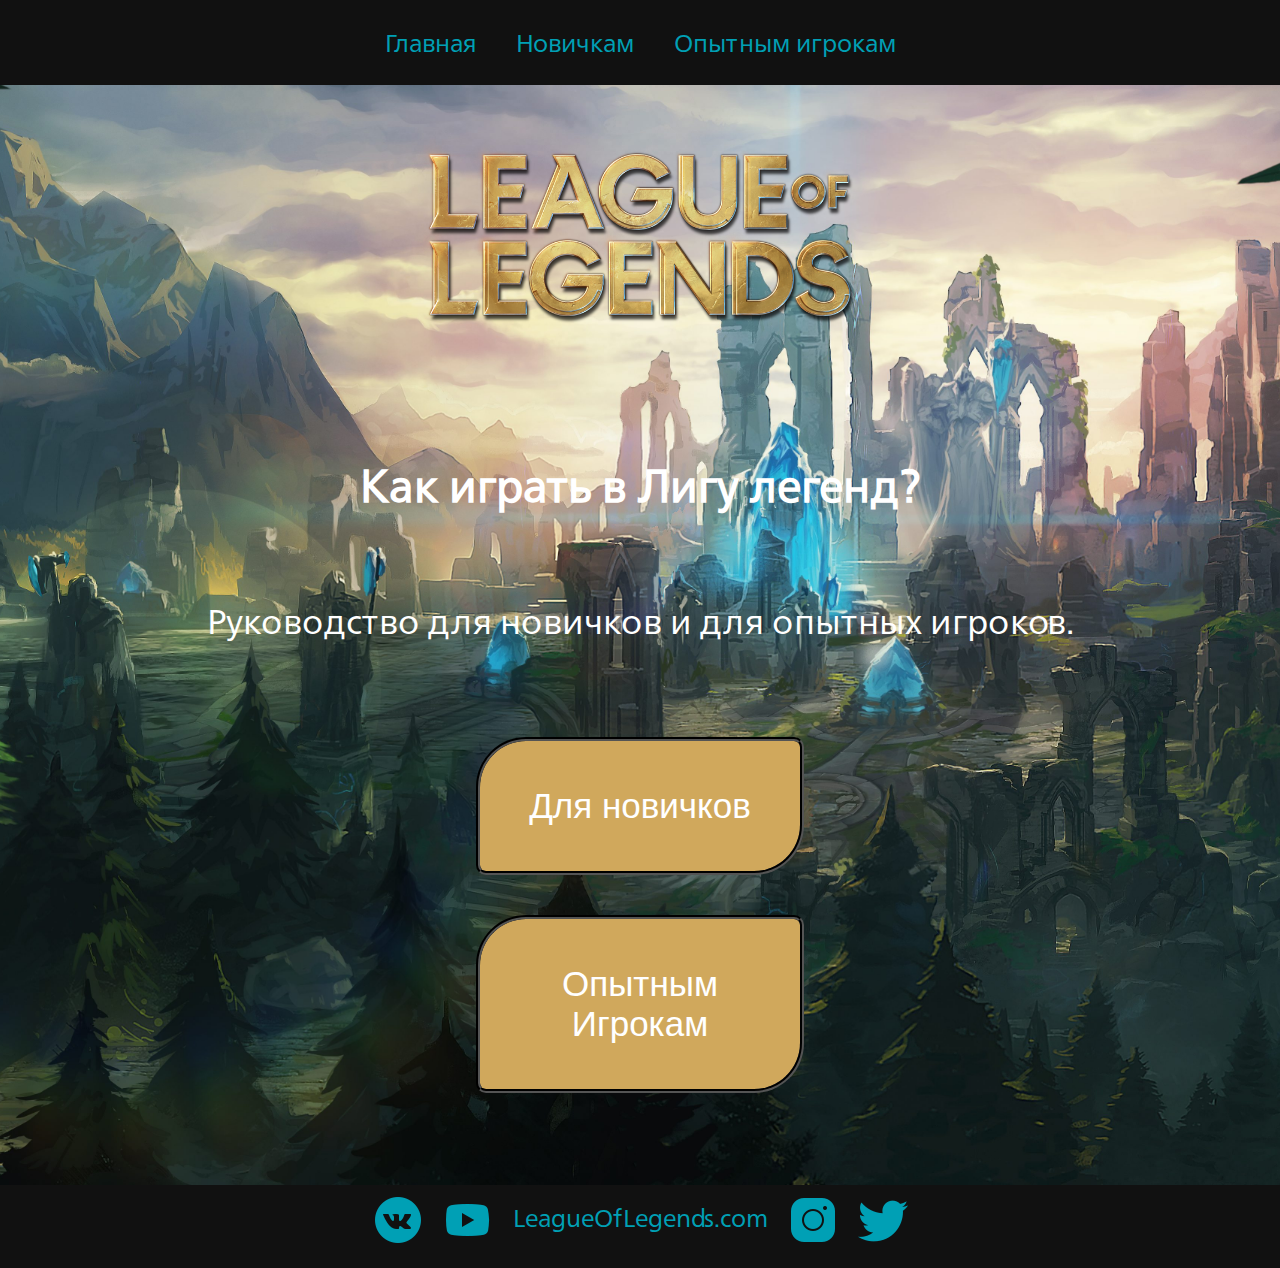
<file: index.html>
<!DOCTYPE html>
<html>
<head>
	<meta charset="utf-8">
	<meta name="viewport" content="width=device-width, initial-scale=1">
	<title>Как играть в лигу легенд</title>
	<link rel="stylesheet" type="text/css" href="css/head-bot.css">
	<link rel="stylesheet" type="text/css" href="css/styleindex.css">
</head>
<body>
	<header>
		<a href="index.html" class="button">Главная</a>
		<a href="Dlya_novichkov.html" class="button">Новичкам</a>
		<a href="Opytnym_Igrokam.html" class="button">Опытным игрокам</a>
	</header>
	<div class="Osnov">
		<div>
			<div class="img"><img align="center" src="images/LoL-Logo.webp" alt="LoL-Logo"></div>
			<div class="intro">
				<h1>Как играть в Лигу легенд?</h1>
				<p>Руководство для новичков и для опытных игроков.</p>
			</div>
			<div class="button">
				<a href="Dlya_novichkov.html"><p>Для новичков</p></a>
			</div>
			<div class="button">
				<a href="Opytnym_Igrokam.html"><p>Опытным Игрокам</p></a>
			</div>
		</div>
	</div>
	<div class="bottom-menu">
		<a href="https://vk.com/leagueoflegends" class="button"><img src="images/icon-vk.png" alt="Вконтакте"></a>
		<a href="https://www.youtube.com/user/RiotGamesRU" class="button"><img src="images/icon-youtube.png" alt="youtube"></a>
		<a href="https://www.leagueoflegends.com/ru-ru/" class="button">LeagueOfLegends.com</a>
		<a href="https://www.instagram.com/leagueoflegends/" class="button"><img src="images/icon-instagram.png" alt="instagram"></a>
		<a href="https://twitter.com/LoL_CIS" class="button"><img src="images/icon-twitter.png" alt="Twitter"></a>
	</div>
</body>
</html>
</file>
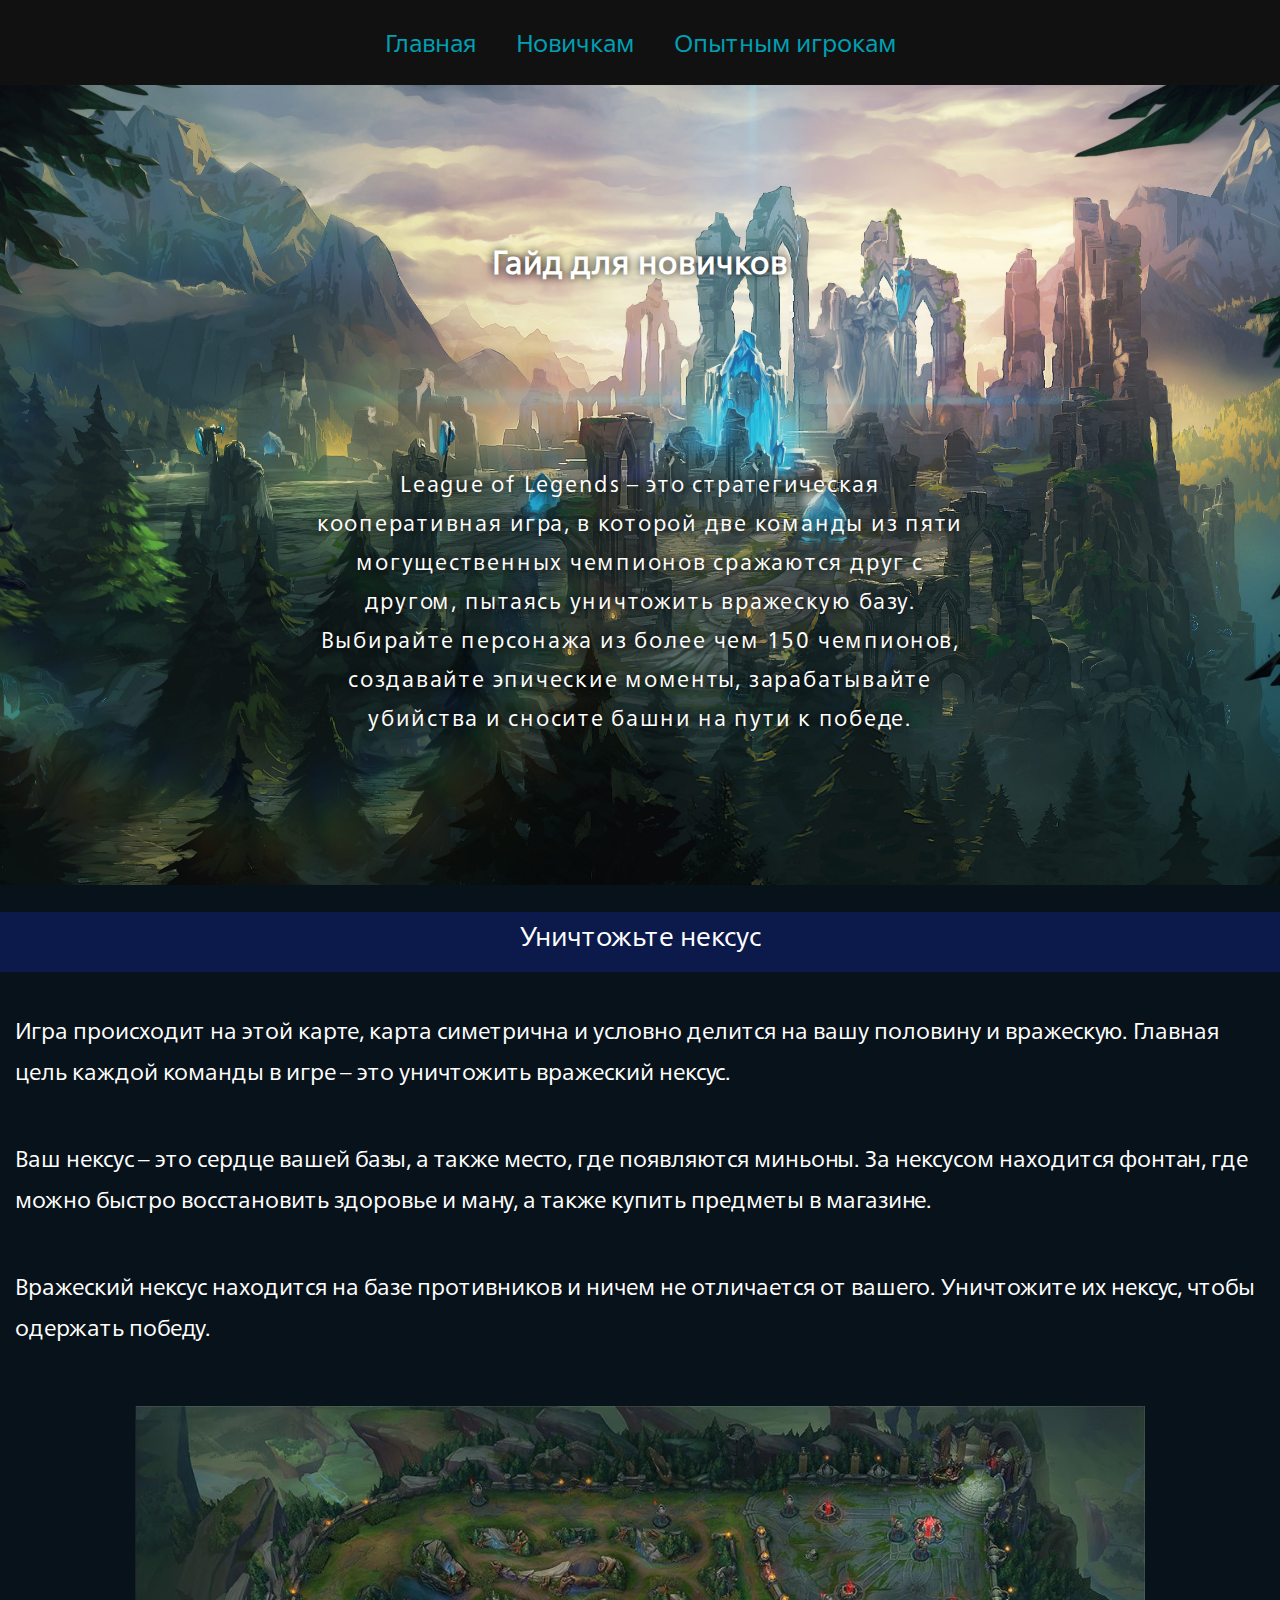
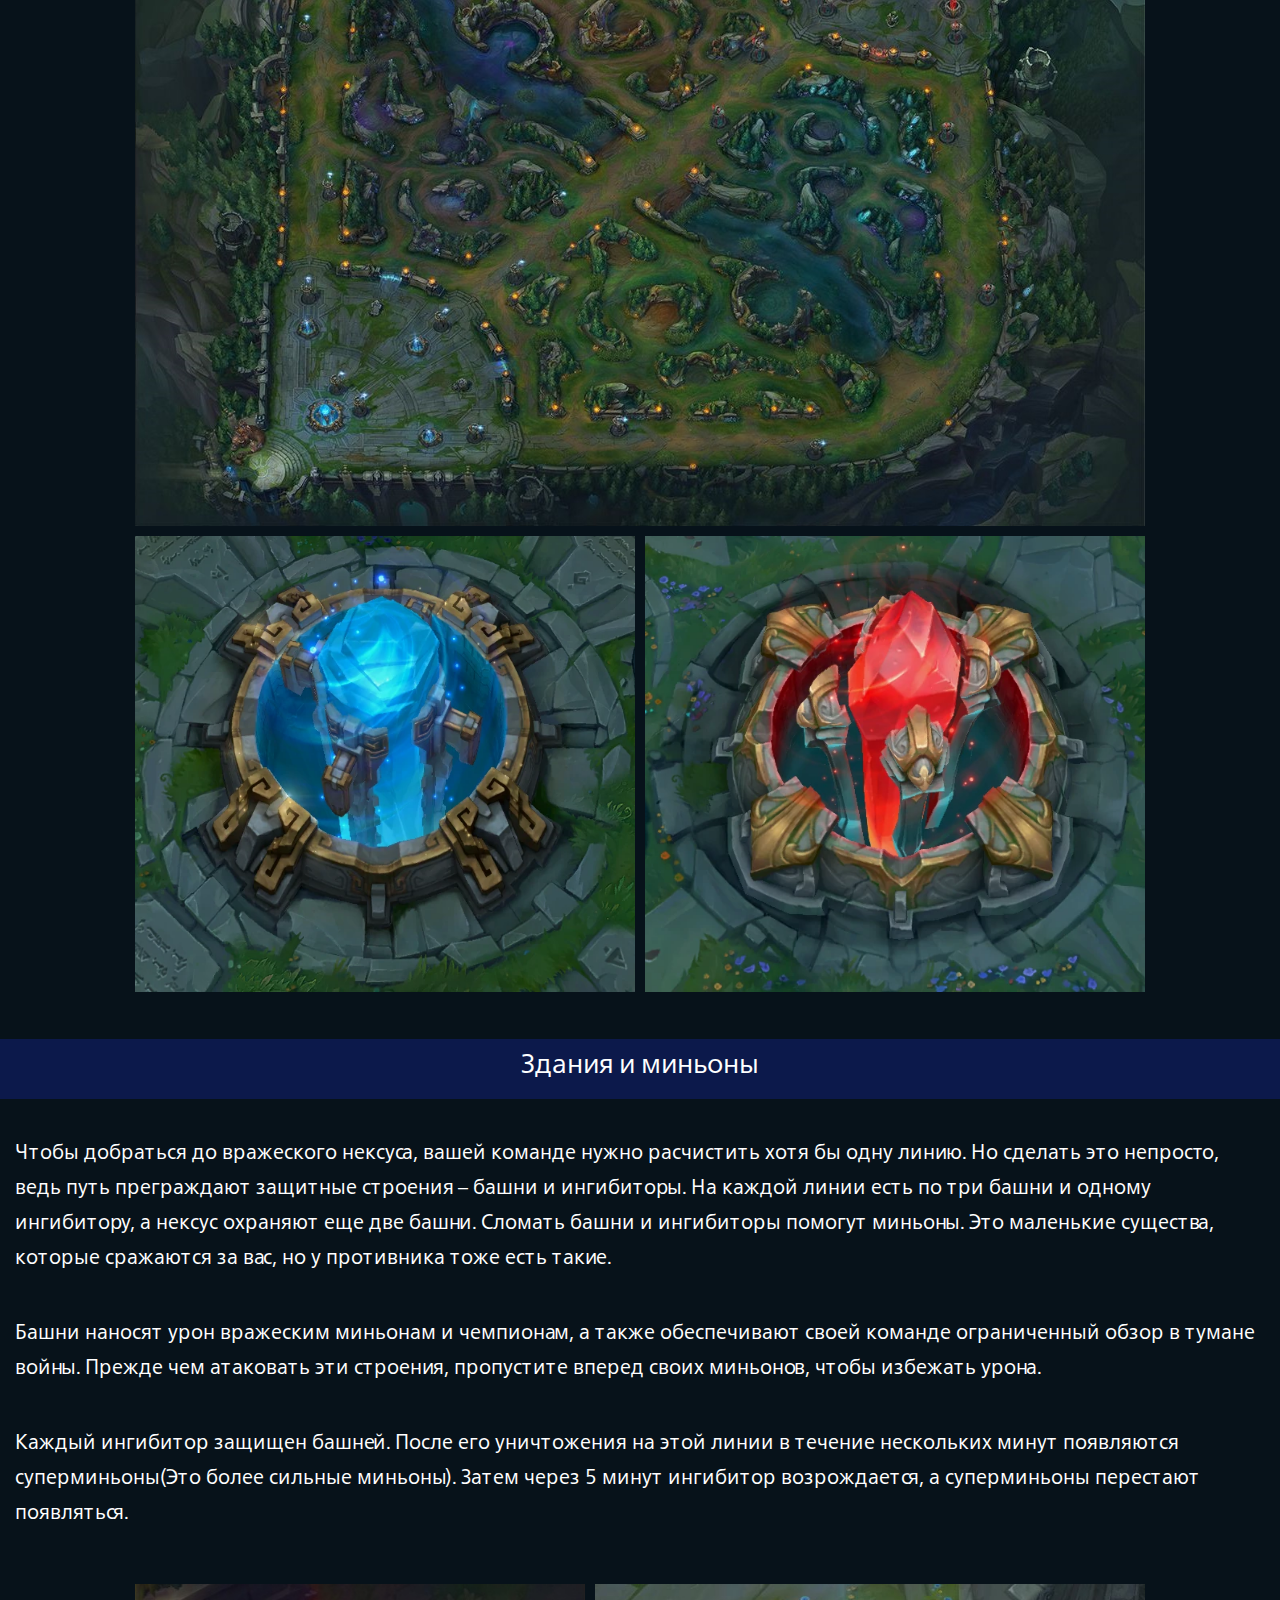
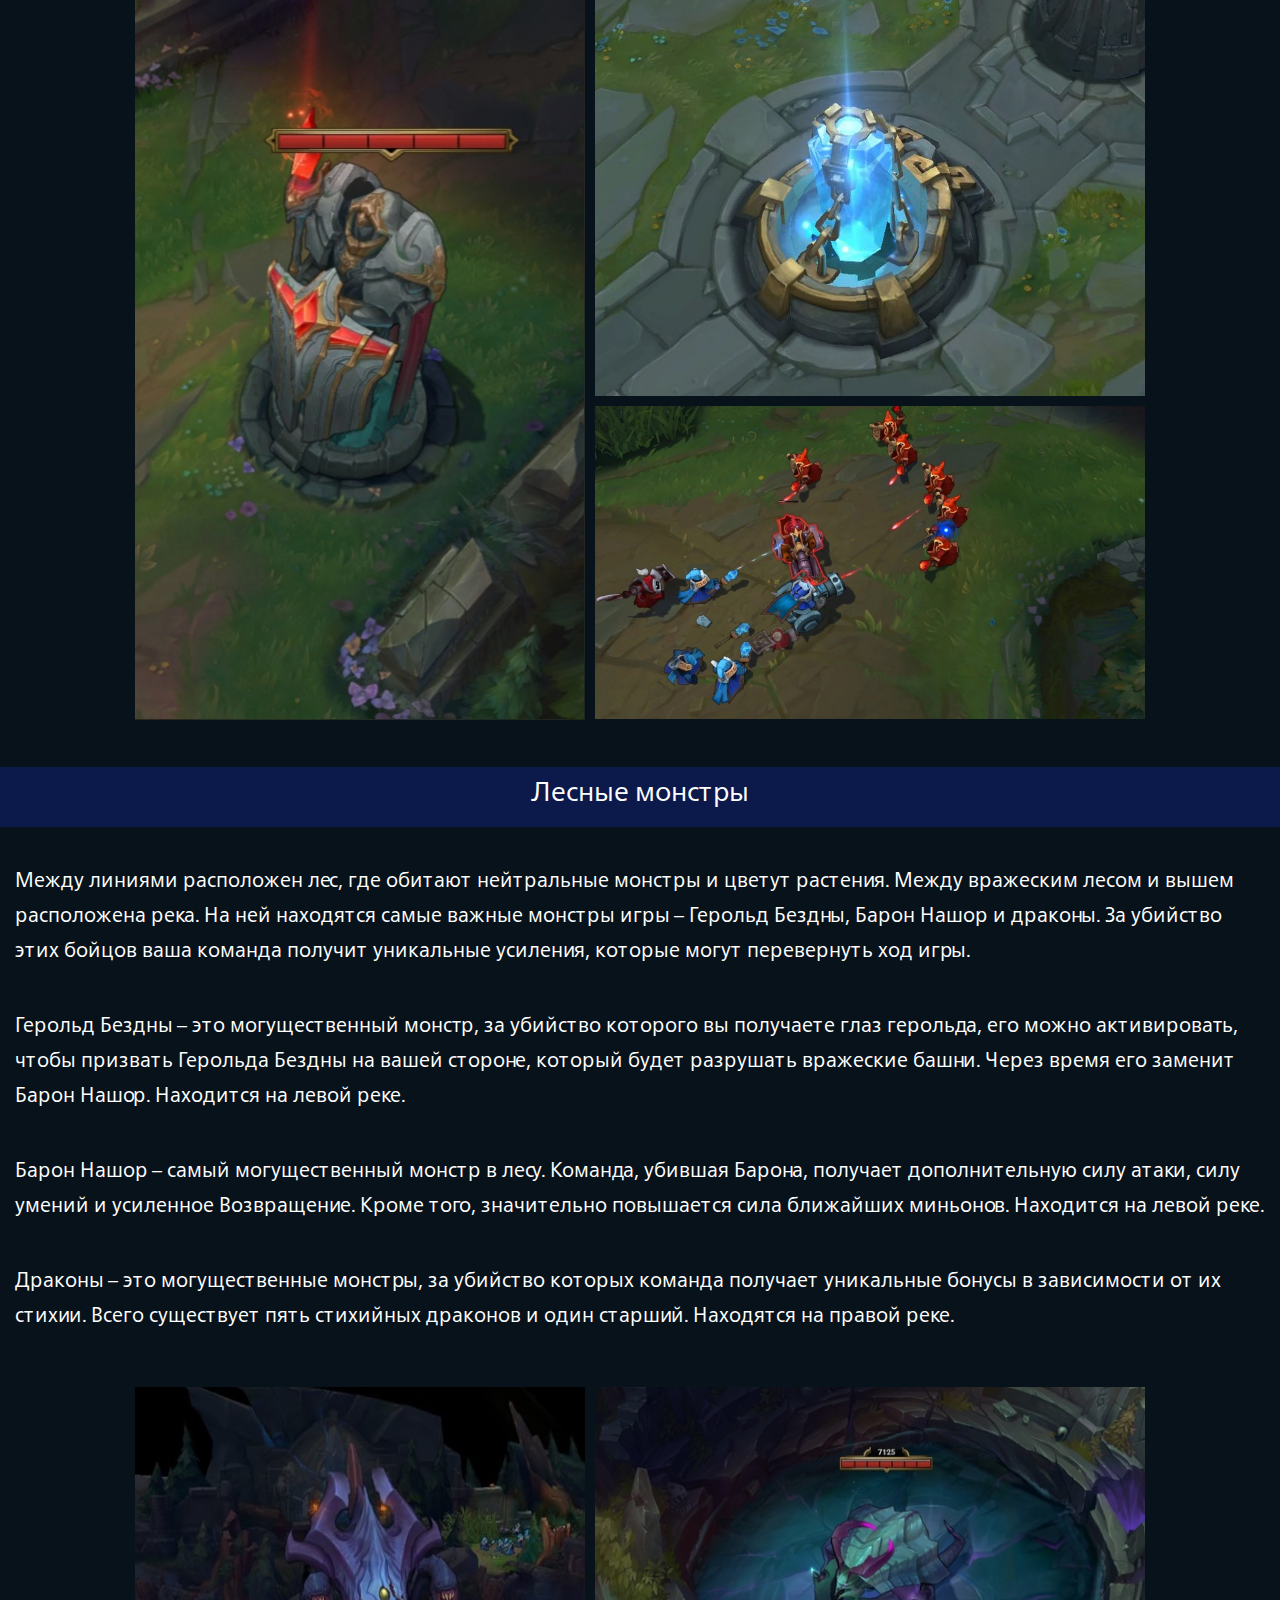
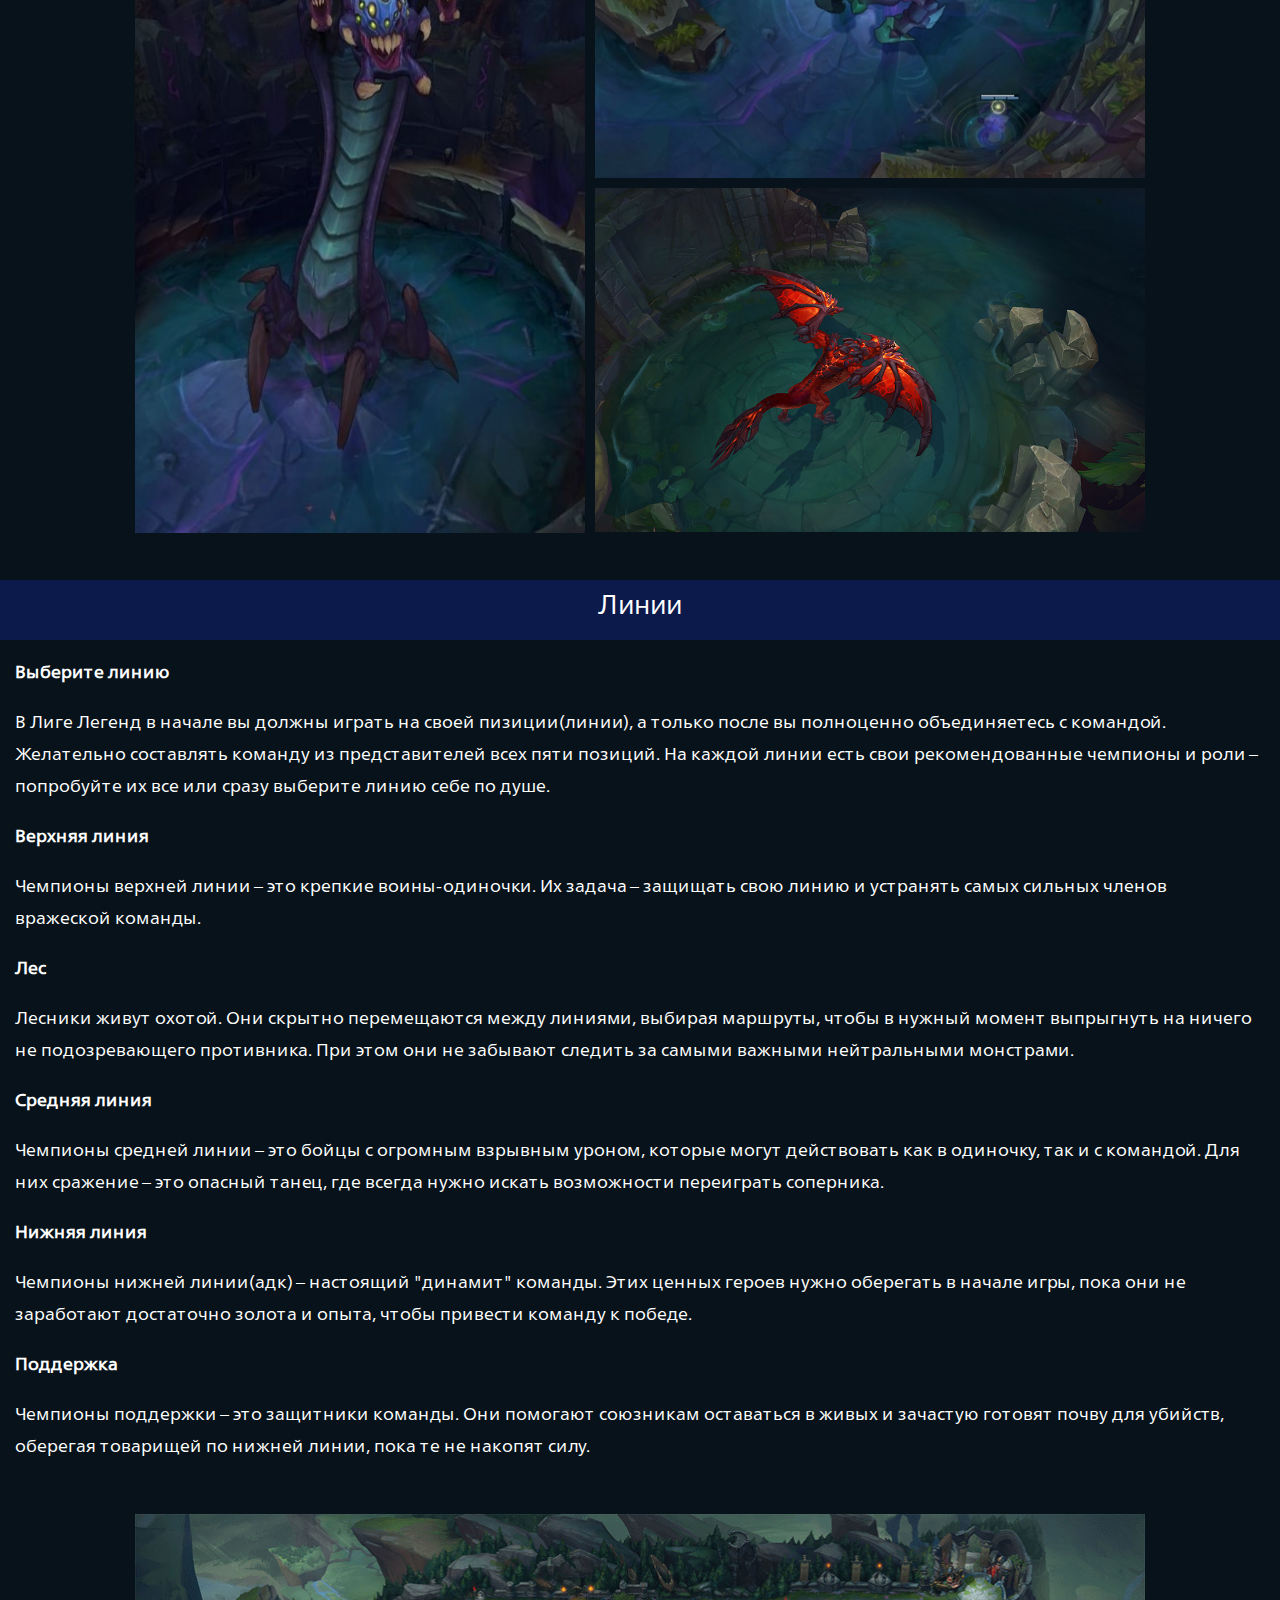
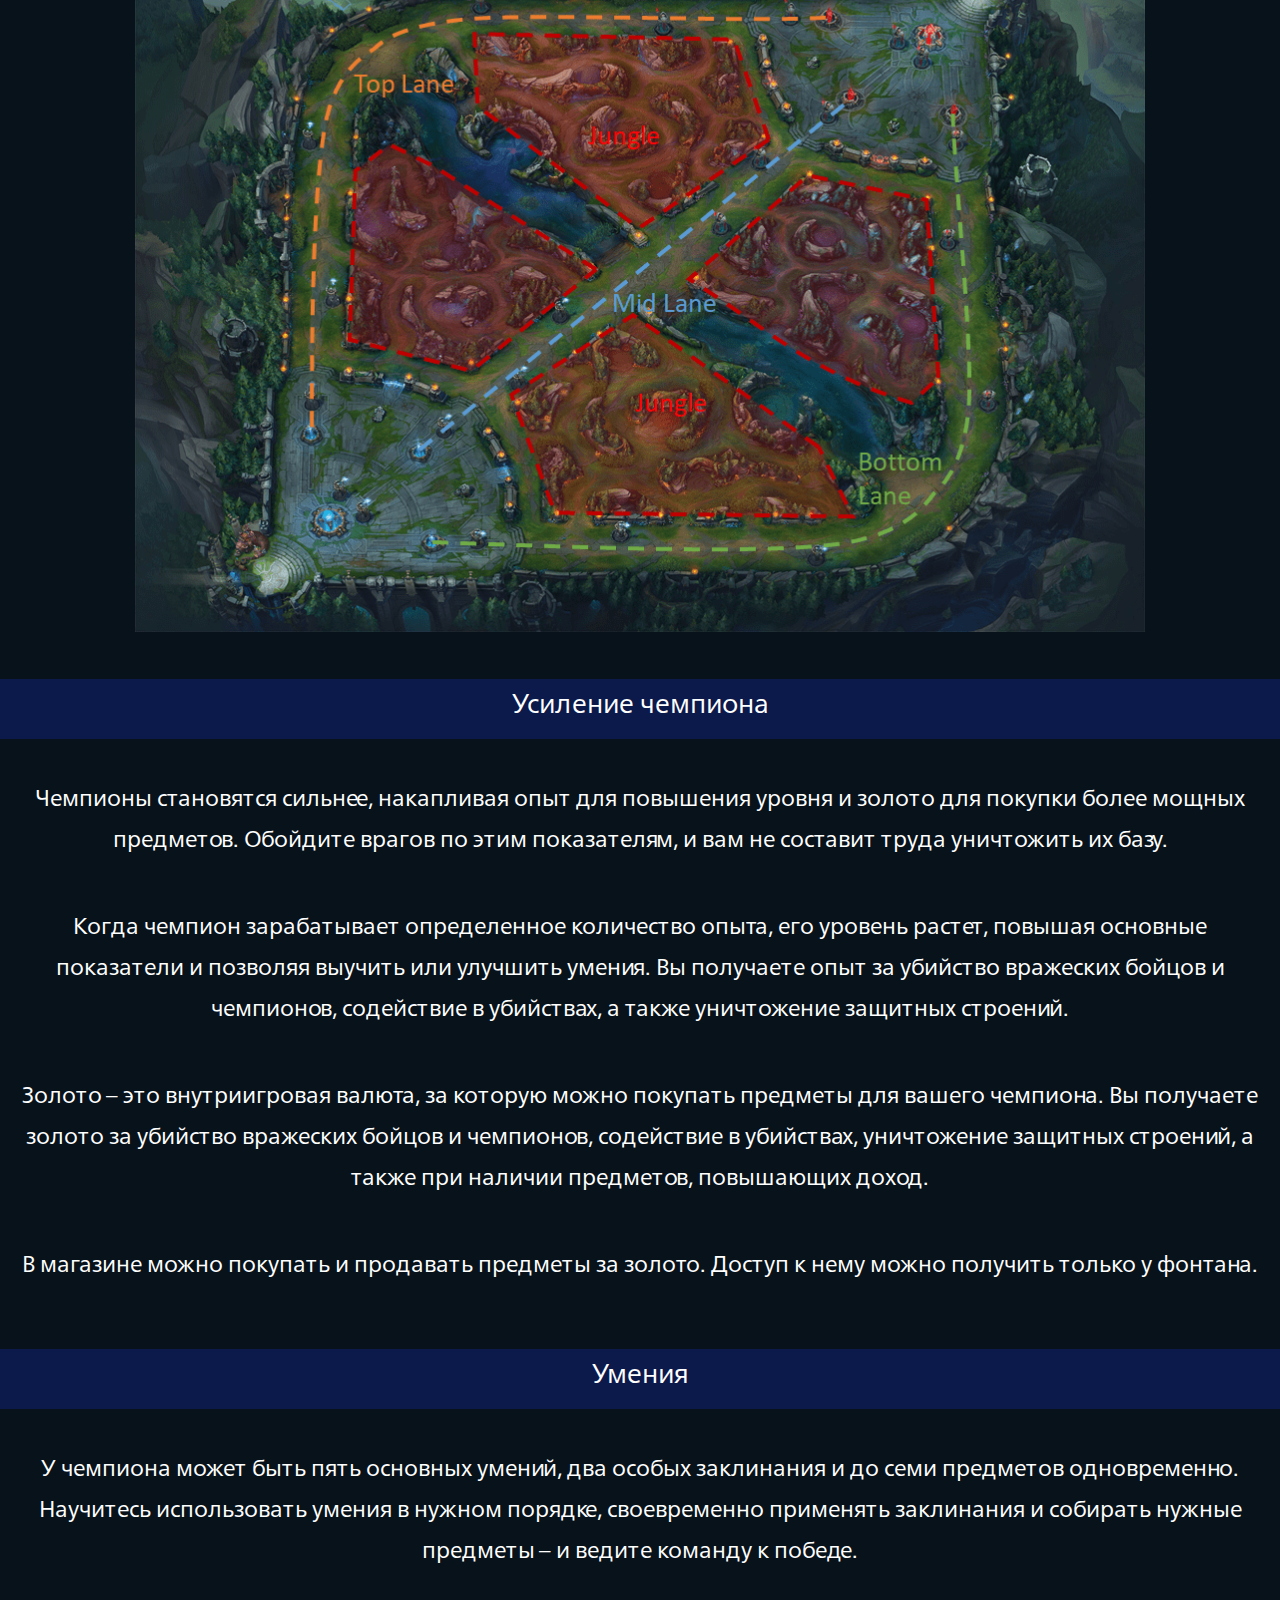
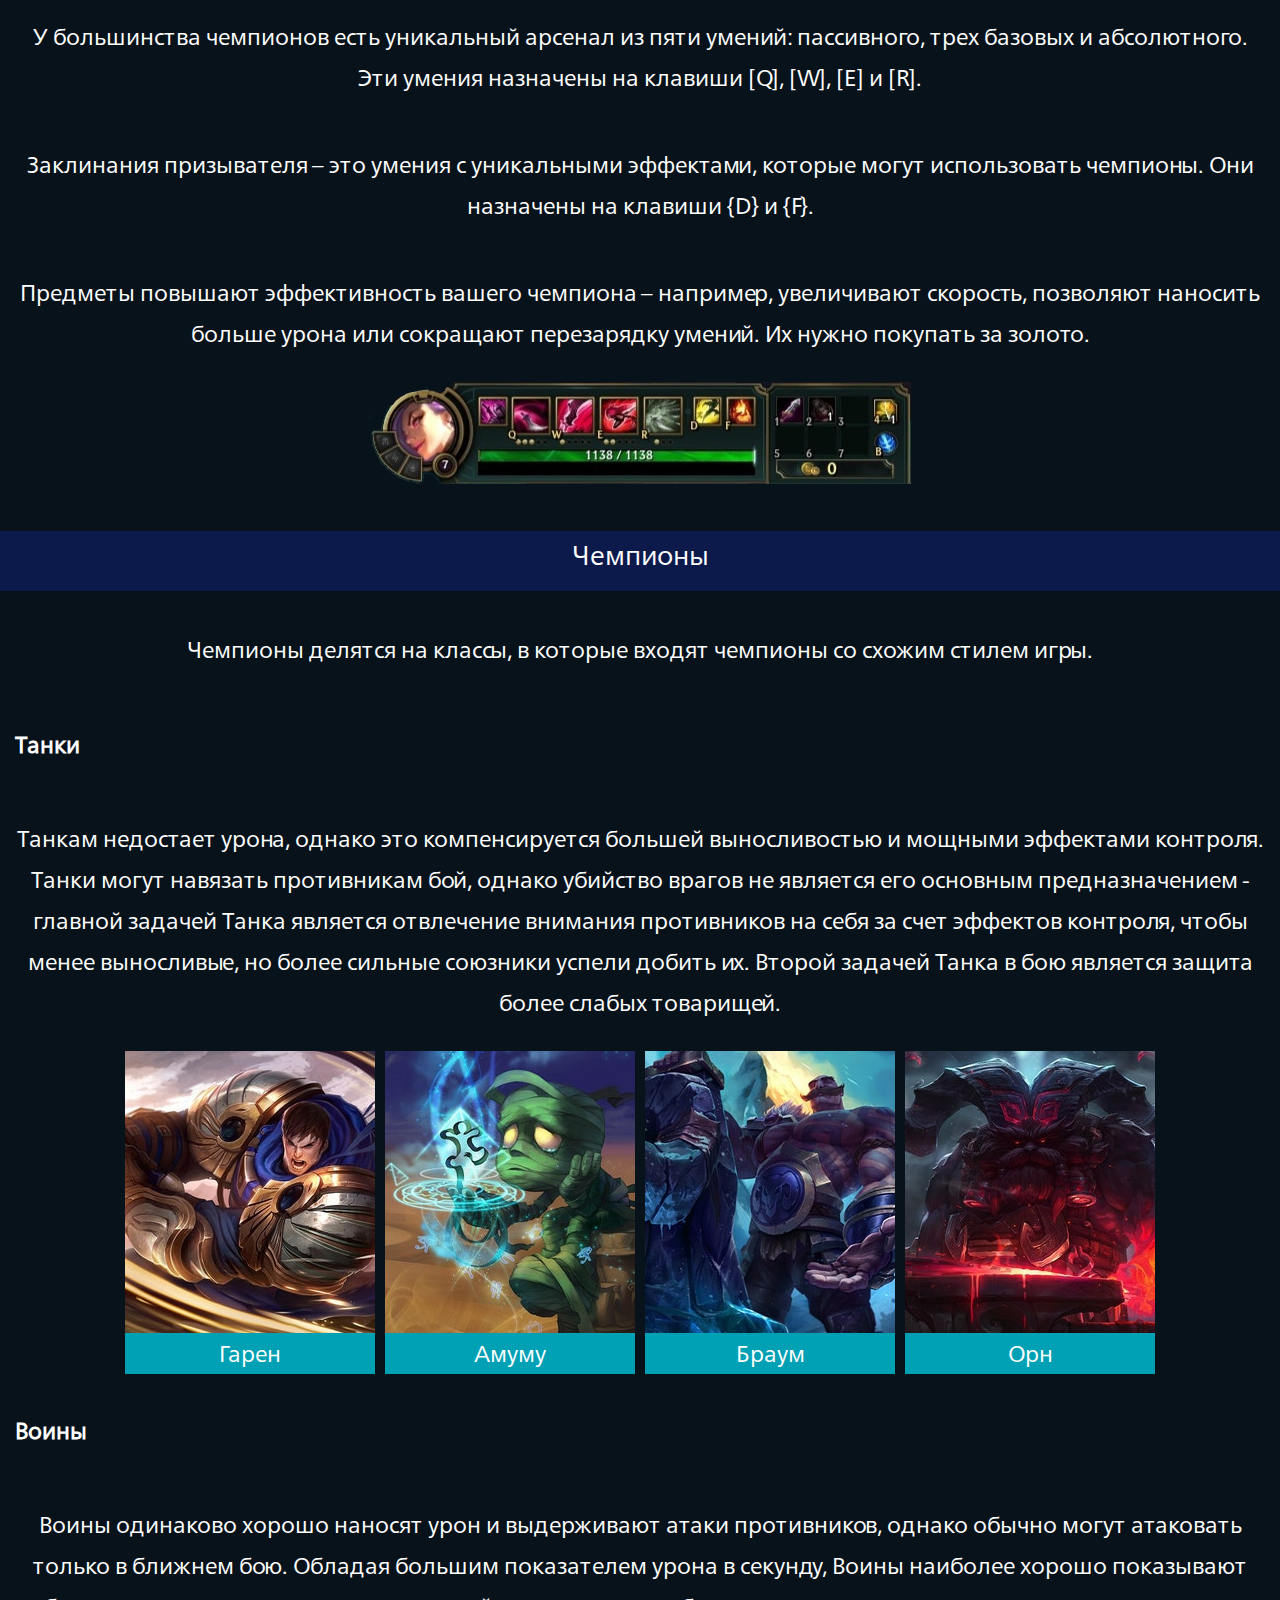
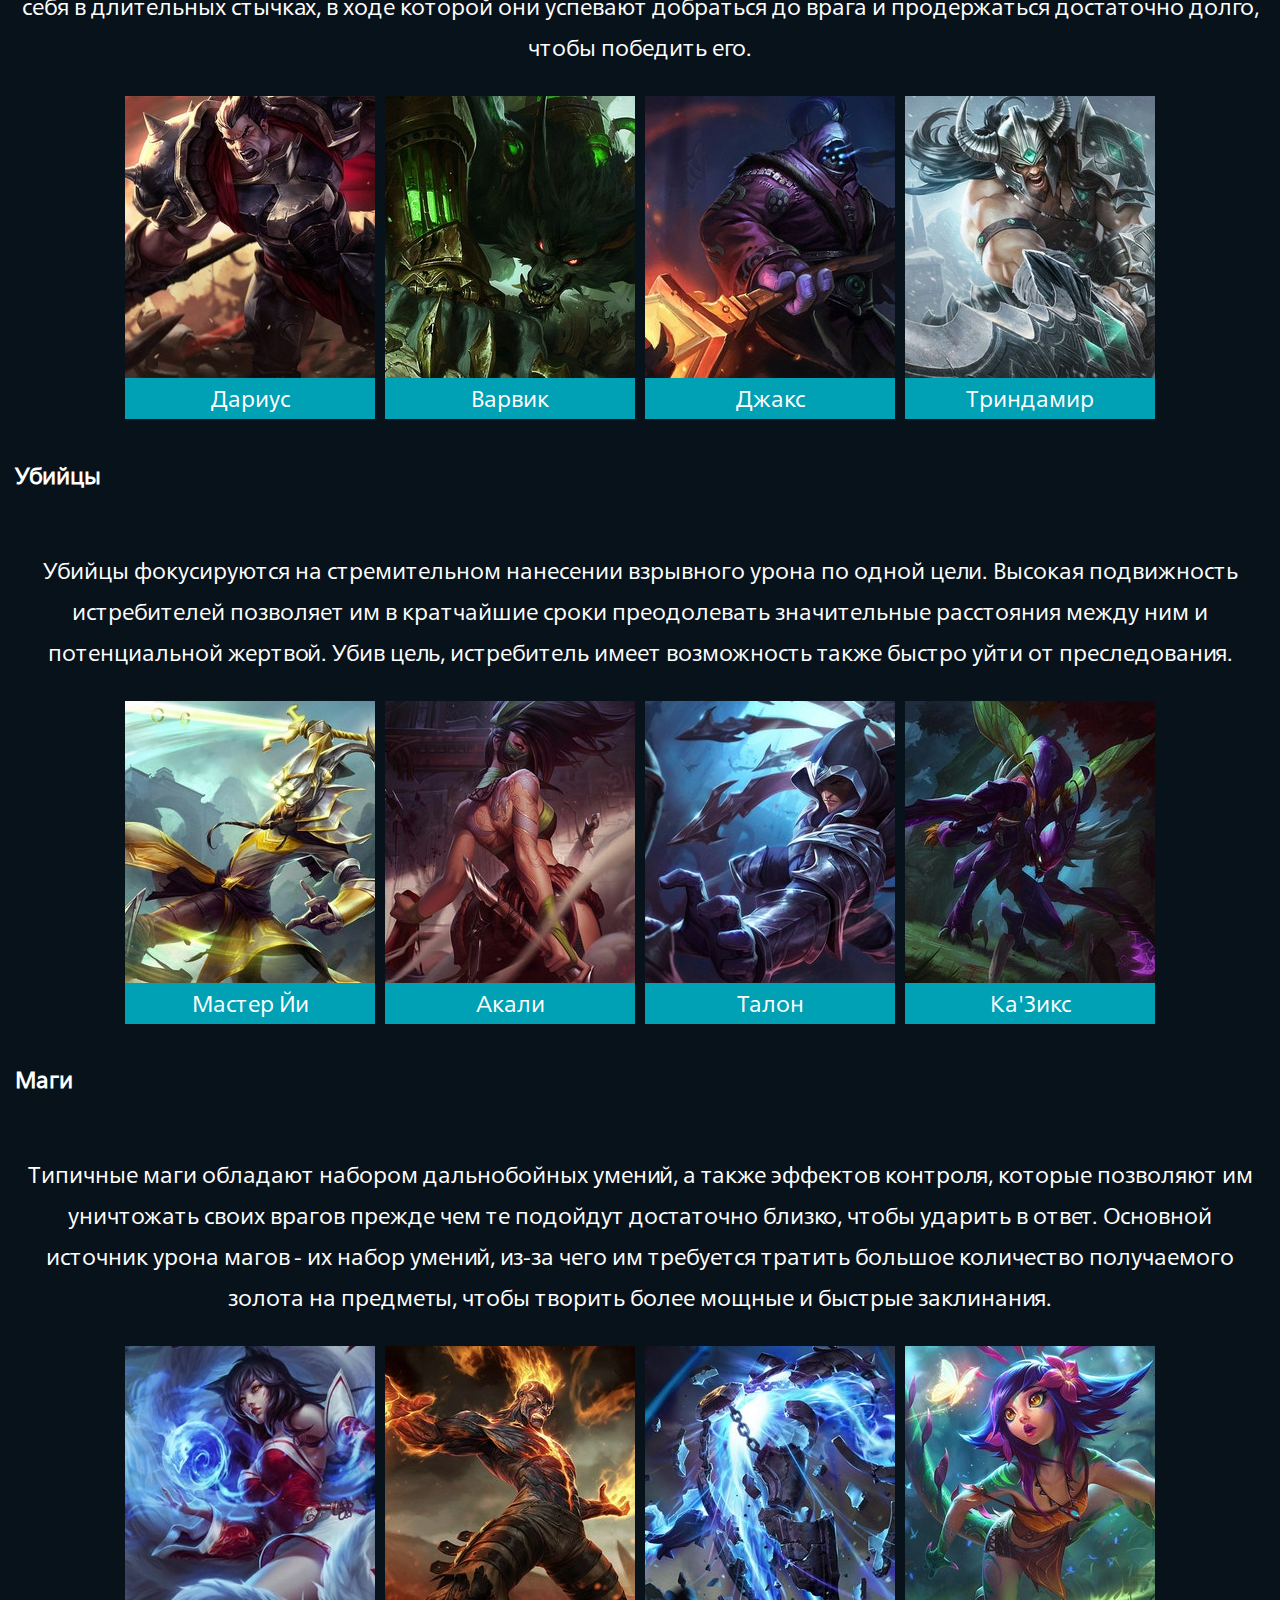
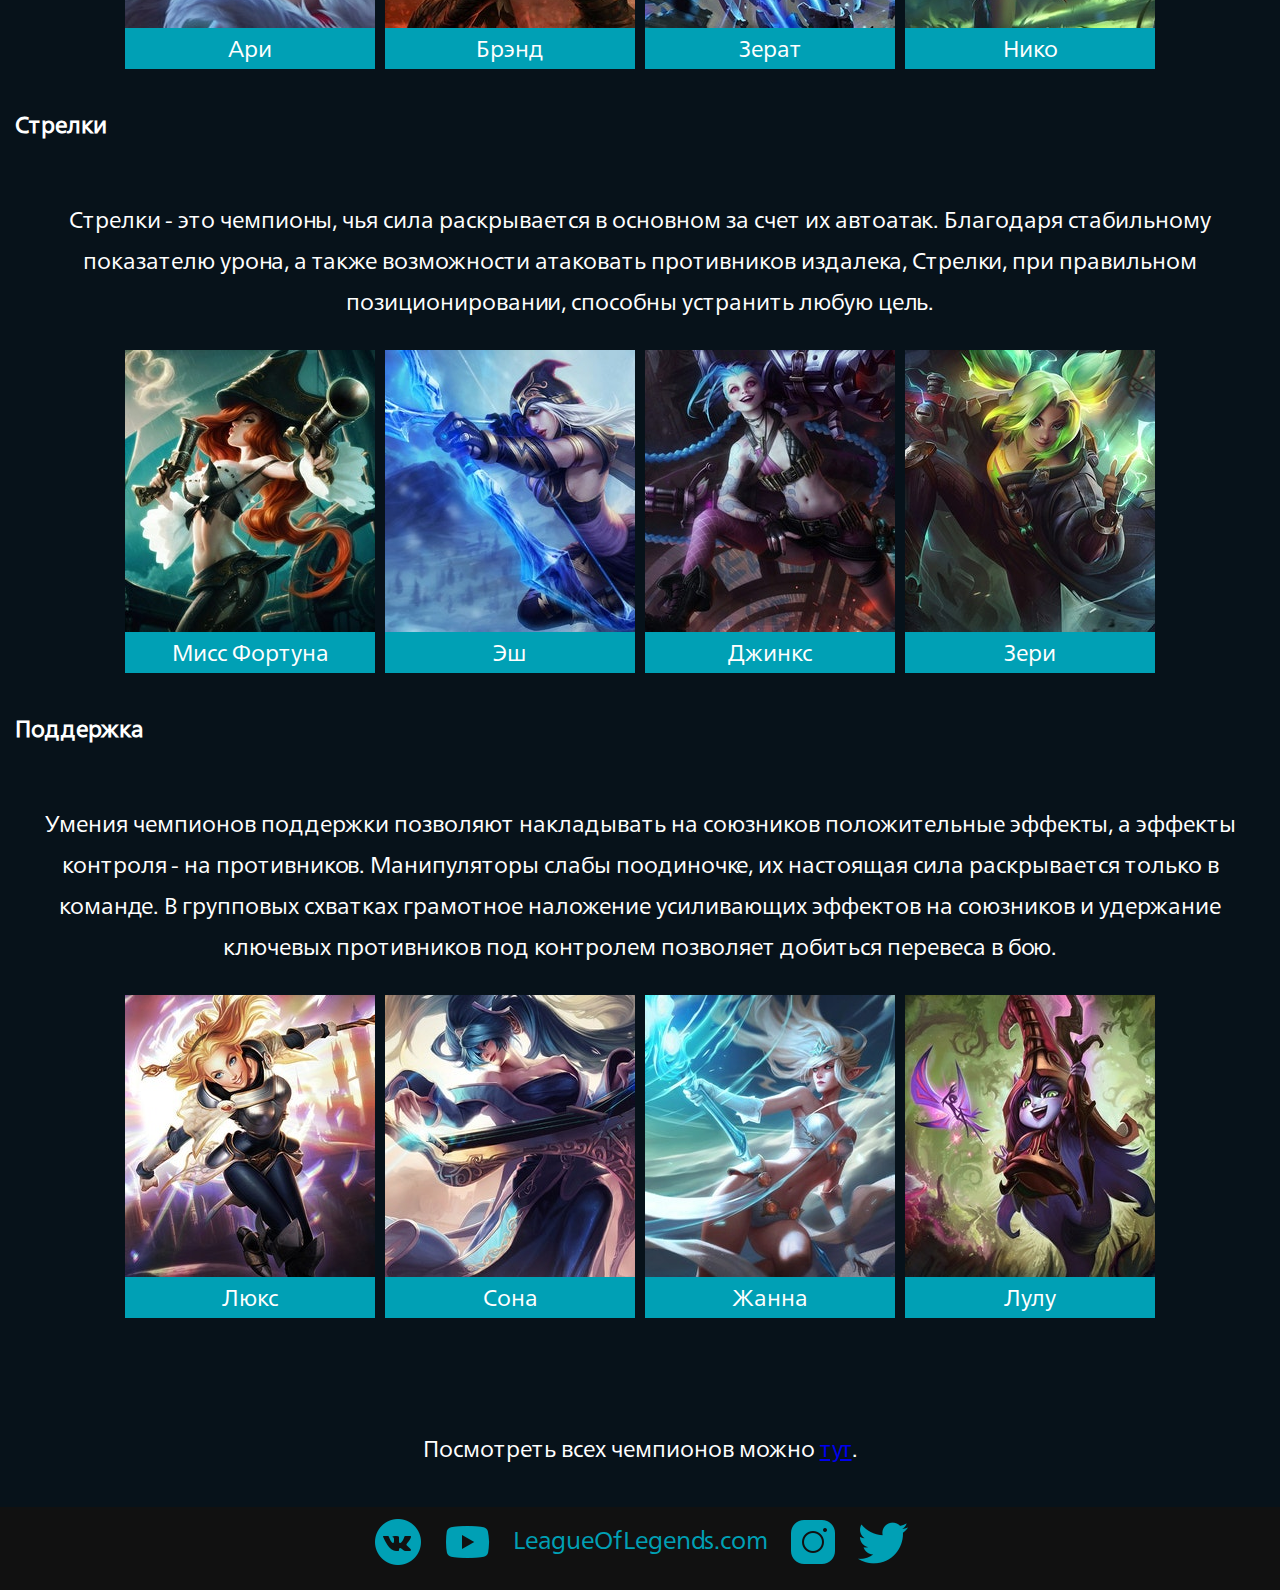
<file: Dlya_novichkov.html>
<!DOCTYPE html>
<html>
<head>
	<meta charset="utf-8">
	<meta name="viewport" content="width=device-width, initial-scale=1">
	<title>Для новичков</title>
	<link rel="stylesheet" type="text/css" href="css/head-bot.css">
	<link rel="stylesheet" type="text/css" href="css/styleDlya_novichkov.css">
</head>
<body>
	<header>
		<a href="index.html" class="button">Главная</a>
		<a href="Dlya_novichkov.html" class="button">Новичкам</a>
		<a href="Opytnym_Igrokam.html" class="button">Опытным игрокам</a>
	</header>
	<div class="Osnov">
		<div class="intro">
			<div><h1>Гайд для новичков</h1></div>
			<div><p>League of Legends – это стратегическая кооперативная игра, в которой две команды из пяти могущественных чемпионов сражаются друг с другом, пытаясь уничтожить вражескую базу. Выбирайте персонажа из более чем 150 чемпионов, создавайте эпические моменты, зарабатывайте убийства и сносите башни на пути к победе.</p>
			</div>
		</div>
		<div class="mesh-block"><p>Уничтожьте нексус</p></div>
		<div class="Nexsus block">
			<div class="text">
				<p>Игра происходит на этой карте, карта симетрична и условно делится на вашу половину и вражескую. Главная цель каждой команды в игре – это уничтожить вражеский нексус.</p>
				<p>Ваш нексус – это сердце вашей базы, а также место, где появляются миньоны. За нексусом находится фонтан, где можно быстро восстановить здоровье и ману, а также купить предметы в магазине.</p>
				<p>Вражеский нексус находится на базе противников и ничем не отличается от вашего. Уничтожите их нексус, чтобы одержать победу.</p>
			</div>
			<div class="img">
				<img src="images/map.jpg" >
				<div>
					<img id="bnex" src="images/Blue_Nexus.webp">
					<img id="rnex" src="images/Red_Nexus.webp">
				</div>
			</div>
		</div>
		<div class="mesh-block"><p>Здания и миньоны</p></div>
		<div class="Tower block">
			<div class="text">
				<p>Чтобы добраться до вражеского нексуса, вашей команде нужно расчистить хотя бы одну линию. Но сделать это непросто, ведь путь преграждают защитные строения – башни и ингибиторы. На каждой линии есть по три башни и одному ингибитору, а нексус охраняют еще две башни. Сломать башни и ингибиторы помогут миньоны. Это маленькие существа, которые сражаются за вас, но у противника тоже есть такие. </p>
				<p>Башни наносят урон вражеским миньонам и чемпионам, а также обеспечивают своей команде ограниченный обзор в тумане войны. Прежде чем атаковать эти строения, пропустите вперед своих миньонов, чтобы избежать урона.</p>
				<p>Каждый ингибитор защищен башней. После его уничтожения на этой линии в течение нескольких минут появляются суперминьоны(Это более сильные миньоны). Затем через 5 минут ингибитор возрождается, а суперминьоны перестают появляться.</p>
			</div>
			<div class="img">
				<img src="images/Tower.jpg" >
				<div>
					<img src="images/Inhibitor.jpg">
					<img src="images/Minions.jpg">
				</div>
			</div>
		</div>
		<div class="mesh-block"><p>Лесные монстры</p></div>
		<div class="Forest block">
			<div class="text">
				<p>Между линиями расположен лес, где обитают нейтральные монстры и цветут растения. Между вражеским лесом и вышем расположена река. На ней находятся самые важные монстры игры – Герольд Бездны, Барон Нашор и драконы. За убийство этих бойцов ваша команда получит уникальные усиления, которые могут перевернуть ход игры. </p>
				<p>Герольд Бездны – это могущественный монстр, за убийство которого вы получаете глаз герольда, его можно активировать, чтобы призвать Герольда Бездны на вашей стороне, который будет разрушать вражеские башни. Через время его заменит Барон Нашор. Находится на левой реке.</p>
				<p>Барон Нашор – самый могущественный монстр в лесу. Команда, убившая Барона, получает дополнительную силу атаки, силу умений и усиленное Возвращение. Кроме того, значительно повышается сила ближайших миньонов. Находится на левой реке.</p>
				<p>Драконы – это могущественные монстры, за убийство которых команда получает уникальные бонусы в зависимости от их стихии. Всего существует пять стихийных драконов и один старший. Находятся на правой реке.</p>
			</div>
			<div class="img">
				<img src="images/baron.jpg" >
				<div>
					<img src="images/herold.jpg">
					<img src="images/dragon.jpg">
				</div>
			</div>
		</div>
		<div class="mesh-block"><p>Линии</p></div>
		<div class="Lines block">
			<div class="text">
				<h4>Выберите линию</h4>
				<p>В Лиге Легенд в начале вы должны играть на своей пизиции(линии), а только после вы полноценно объединяетесь с командой. Желательно составлять команду из представителей всех пяти позиций. На каждой линии есть свои рекомендованные чемпионы и роли – попробуйте их все или сразу выберите линию себе по душе. </p>
				<h4>Верхняя линия</h4>
				<p>Чемпионы верхней линии – это крепкие воины-одиночки. Их задача – защищать свою линию и устранять самых сильных членов вражеской команды.</p>
				<h4>Лес</h4>
				<p>Лесники живут охотой. Они скрытно перемещаются между линиями, выбирая маршруты, чтобы в нужный момент выпрыгнуть на ничего не подозревающего противника. При этом они не забывают следить за самыми важными нейтральными монстрами.</p>
				<h4>Средняя линия</h4>
				<p>Чемпионы средней линии – это бойцы с огромным взрывным уроном, которые могут действовать как в одиночку, так и с командой. Для них сражение – это опасный танец, где всегда нужно искать возможности переиграть соперника.</p>
				<h4>Нижняя линия</h4>
				<p>Чемпионы нижней линии(адк) – настоящий "динамит" команды. Этих ценных героев нужно оберегать в начале игры, пока они не заработают достаточно золота и опыта, чтобы привести команду к победе.</p>
				<h4>Поддержка</h4>
				<p>Чемпионы поддержки – это защитники команды. Они помогают союзникам оставаться в живых и зачастую готовят почву для убийств, оберегая товарищей по нижней линии, пока те не накопят силу.</p>
			</div>
			<div class="img">
				<img src="images/lines.png" >
			</div>
		</div>
		<div class="mesh-block"><p>Усиление чемпиона</p></div>
		<div class="Power block">
			<div class="text">
				<p>Чемпионы становятся сильнее, накапливая опыт для повышения уровня и золото для покупки более мощных предметов. Обойдите врагов по этим показателям, и вам не составит труда уничтожить их базу.</p>
				<p>Когда чемпион зарабатывает определенное количество опыта, его уровень растет, повышая основные показатели и позволяя выучить или улучшить умения. Вы получаете опыт за убийство вражеских бойцов и чемпионов, содействие в убийствах, а также уничтожение защитных строений.</p>
				<p>Золото – это внутриигровая валюта, за которую можно покупать предметы для вашего чемпиона. Вы получаете золото за убийство вражеских бойцов и чемпионов, содействие в убийствах, уничтожение защитных строений, а также при наличии предметов, повышающих доход.</p>
				<p>В магазине можно покупать и продавать предметы за золото. Доступ к нему можно получить только у фонтана.</p>
			</div>
		</div>
		<div class="mesh-block"><p>Умения</p></div>
		<div class="Skills block">
			<div class="text">
				<p>У чемпиона может быть пять основных умений, два особых заклинания и до семи предметов одновременно. Научитесь использовать умения в нужном порядке, своевременно применять заклинания и собирать нужные предметы – и ведите команду к победе.</p>
				<p>У большинства чемпионов есть уникальный арсенал из пяти умений: пассивного, трех базовых и абсолютного. Эти умения назначены на клавиши [Q], [W], [E] и [R].</p>
				<p>Заклинания призывателя – это умения с уникальными эффектами, которые могут использовать чемпионы. Они назначены на клавиши {D} и {F}.</p>
				<p>Предметы повышают эффективность вашего чемпиона – например, увеличивают скорость, позволяют наносить больше урона или сокращают перезарядку умений. Их нужно покупать за золото.</p>
				<div class="img">
					<img src="images/skills.png" >
				</div>
			</div>
		</div>
		<div class="mesh-block"><p>Чемпионы</p></div>
		<div class="Champions block">
			<div class="text">
				<p>Чемпионы делятся на классы, в которые входят чемпионы со схожим стилем игры.</p>
				<h4>Танки</h4>
				<p>Танкам недостает урона, однако это компенсируется большей выносливостью и мощными эффектами контроля. Танки могут навязать противникам бой, однако убийство врагов не является его основным предназначением - главной задачей Танка является отвлечение внимания противников на себя за счет эффектов контроля, чтобы менее выносливые, но более сильные союзники успели добить их. Второй задачей Танка в бою является защита более слабых товарищей.</p>
				<div class="img">
					<a href="https://www.leagueoflegends.com/ru-ru/champions/garen/"><div><img src="images/RiotX_ChampionList_garen.jpg"><div><p>Гарен</p></div></div></a>
					<a href="https://www.leagueoflegends.com/ru-ru/champions/amumu/"><div><img src="images/RiotX_ChampionList_amumu.jpg" ><div><p>Амуму</p></div></div></a>
					<a href="https://www.leagueoflegends.com/ru-ru/champions/braum/"><div><img src="images/RiotX_ChampionList_braum.jpg" ><div><p>Браум</p></div></div></a>
					<a href="https://www.leagueoflegends.com/ru-ru/champions/ornn/"><div><img src="images/RiotX_ChampionList_ornn.jpg" ><div><p>Орн</p></div></div></a>
				</div>
				<h4>Воины</h4>
				<p>Воины одинаково хорошо наносят урон и выдерживают атаки противников, однако обычно могут атаковать только в ближнем бою. Обладая большим показателем урона в секунду, Воины наиболее хорошо показывают себя в длительных стычках, в ходе которой они успевают добраться до врага и продержаться достаточно долго, чтобы победить его.</p>
				<div class="img">
					<a href="https://www.leagueoflegends.com/ru-ru/champions/darius/"><div><img src="images/RiotX_ChampionList_darius.jpg"><div><p>Дариус</p></div></div></a>
					<a href="https://www.leagueoflegends.com/ru-ru/champions/warwick/"><div><img src="images/RiotX_ChampionList_warwick.jpg" ><div><p>Варвик</p></div></div></a>
					<a href="https://www.leagueoflegends.com/ru-ru/champions/jax/"><div><img src="images/RiotX_ChampionList_jax.jpg" ><div><p>Джакс</p></div></div></a>
					<a href="https://www.leagueoflegends.com/ru-ru/champions/tryndamere/"><div><img src="images/RiotX_ChampionList_tryndamere.jpg" ><div><p>Триндамир</p></div></div></a>
				</div>
				<h4>Убийцы</h4>
				<p>Убийцы фокусируются на стремительном нанесении взрывного урона по одной цели. Высокая подвижность истребителей позволяет им в кратчайшие сроки преодолевать значительные расстояния между ним и потенциальной жертвой. Убив цель, истребитель имеет возможность также быстро уйти от преследования.</p>
				<div class="img">
					<a href="https://www.leagueoflegends.com/ru-ru/champions/master-yi/"><div><img src="images/RiotX_ChampionList_masteryi.jpg"><div><p>Мастер Йи</p></div></div></a>
					<a href="https://www.leagueoflegends.com/ru-ru/champions/akali/"><div><img src="images/RiotX_ChampionList_akali.jpg" ><div><p>Акали</p></div></div></a>
					<a href="https://www.leagueoflegends.com/ru-ru/champions/talon/"><div><img src="images/RiotX_ChampionList_talon.jpg" ><div><p>Талон</p></div></div></a>
					<a href="https://www.leagueoflegends.com/ru-ru/champions/kha-zix/"><div><img src="images/RiotX_ChampionList_khazix.jpg" ><div><p>Ка'Зикс</p></div></div></a>
				</div>
				<h4>Маги</h4>
				<p>Типичные маги обладают набором дальнобойных умений, а также эффектов контроля, которые позволяют им уничтожать своих врагов прежде чем те подойдут достаточно близко, чтобы ударить в ответ. Основной источник урона магов - их набор умений, из-за чего им требуется тратить большое количество получаемого золота на предметы, чтобы творить более мощные и быстрые заклинания.</p>
				<div class="img">
					<a href="https://www.leagueoflegends.com/ru-ru/champions/ahri/"><div><img src="images/RiotX_ChampionList_ahri.jpg"><div><p>Ари</p></div></div></a>
					<a href="https://www.leagueoflegends.com/ru-ru/champions/brand/"><div><img src="images/RiotX_ChampionList_brand.jpg" ><div><p>Брэнд</p></div></div></a>
					<a href="https://www.leagueoflegends.com/ru-ru/champions/xerath/"><div><img src="images/RiotX_ChampionList_xeratth.jpg" ><div><p>Зерат</p></div></div></a>
					<a href="https://www.leagueoflegends.com/ru-ru/champions/neeko/"><div><img src="images/RiotX_ChampionList_neeko.jpg" ><div><p>Нико</p></div></div></a>
				</div>
				<h4>Стрелки</h4>
				<p>Стрелки - это чемпионы, чья сила раскрывается в основном за счет их автоатак. Благодаря стабильному показателю урона, а также возможности атаковать противников издалека, Стрелки, при правильном позиционировании, способны устранить любую цель.</p>
				<div class="img">
					<a href="https://www.leagueoflegends.com/ru-ru/champions/miss-fortune/"><div><img src="images/RiotX_ChampionList_missfortune.jpg"><div><p>Мисс Фортуна</p></div></div></a>
					<a href="https://www.leagueoflegends.com/ru-ru/champions/ashe/"><div><img src="images/RiotX_ChampionList_ashe.jpg" ><div><p>Эш</p></div></div></a>
					<a href="https://www.leagueoflegends.com/ru-ru/champions/jinx/"><div><img src="images/RiotX_ChampionList_jinx.jpg" ><div><p>Джинкс</p></div></div></a>
					<a href="https://www.leagueoflegends.com/ru-ru/champions/zeri/"><div><img src="images/RiotX_ChampionList_zeri.jpg" ><div><p>Зери</p></div></div></a>
				</div>
				<h4>Поддержка</h4>
				<p>Умения чемпионов поддержки позволяют накладывать на союзников положительные эффекты, а эффекты контроля - на противников. Манипуляторы слабы поодиночке, их настоящая сила раскрывается только в команде. В групповых схватках грамотное наложение усиливающих эффектов на союзников и удержание ключевых противников под контролем позволяет добиться перевеса в бою.</p>
				<div class="img">
					<a href="https://www.leagueoflegends.com/ru-ru/champions/lux/"><div><img src="images/RiotX_ChampionList_lux.jpg"><div><p>Люкс</p></div></div></a>
					<a href="https://www.leagueoflegends.com/ru-ru/champions/sona/"><div><img src="images/RiotX_ChampionList_sona.jpg" ><div><p>Сона</p></div></div></a>
					<a href="https://www.leagueoflegends.com/ru-ru/champions/janna/"><div><img src="images/RiotX_ChampionList_janna.jpg" ><div><p>Жанна</p></div></div></a>
					<a href="https://www.leagueoflegends.com/ru-ru/champions/lulu/"><div><img src="images/RiotX_ChampionList_lulu.jpg" ><div><p>Лулу</p></div></div></a>
				</div>
				<br>
				<br>
				<p>Посмотреть всех чемпионов можно <a href="https://www.leagueoflegends.com/ru-ru/champions/">тут</a>.</p>
			</div>
		</div>
	</div>
	<div class="bottom-menu">
		<a href="https://vk.com/leagueoflegends" class="button"><img src="images/icon-vk.png" alt="Вконтакте"></a>
		<a href="https://www.youtube.com/user/RiotGamesRU" class="button"><img src="images/icon-youtube.png" alt="youtube"></a>
		<a href="https://www.leagueoflegends.com/ru-ru/" class="button">LeagueOfLegends.com</a>
		<a href="https://www.instagram.com/leagueoflegends/" class="button"><img src="images/icon-instagram.png" alt="instagram"></a>
		<a href="https://twitter.com/LoL_CIS" class="button"><img src="images/icon-twitter.png" alt="Twitter"></a>
	</div>
</body>
</html>
</file>
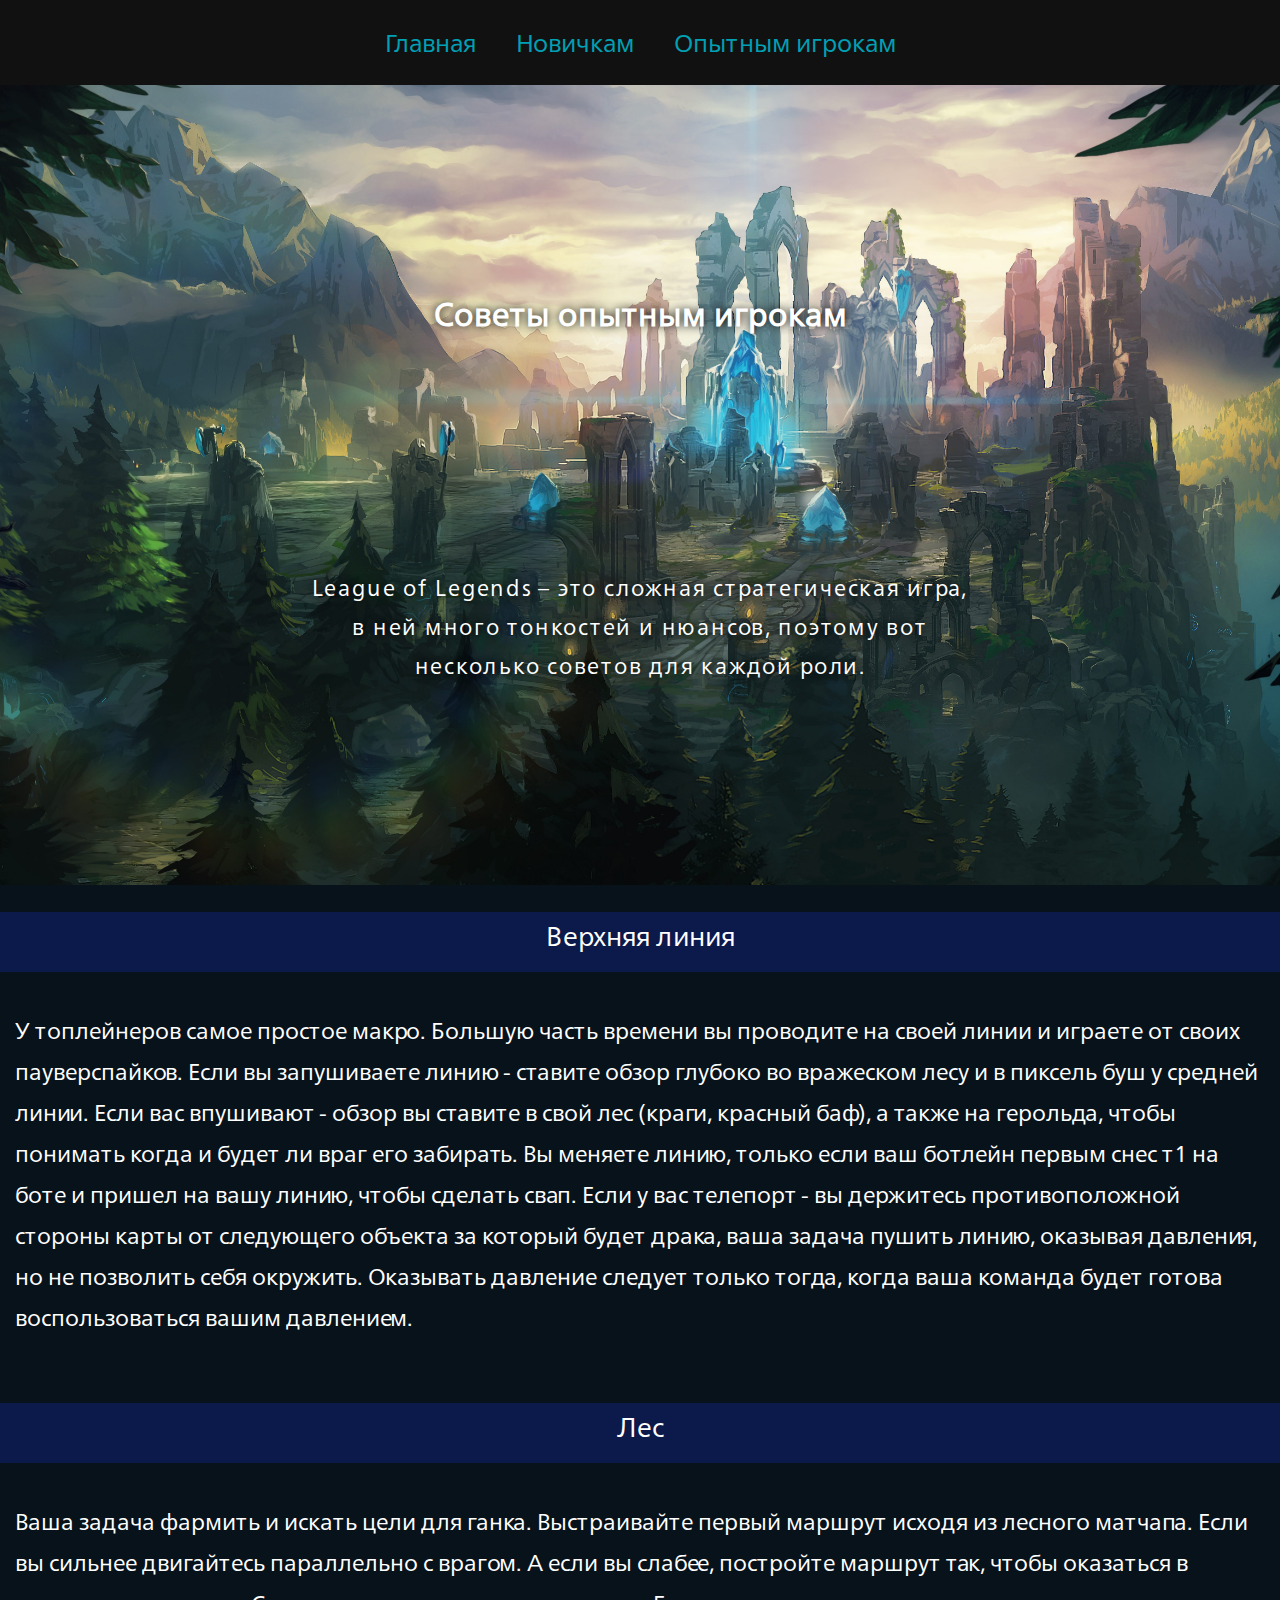
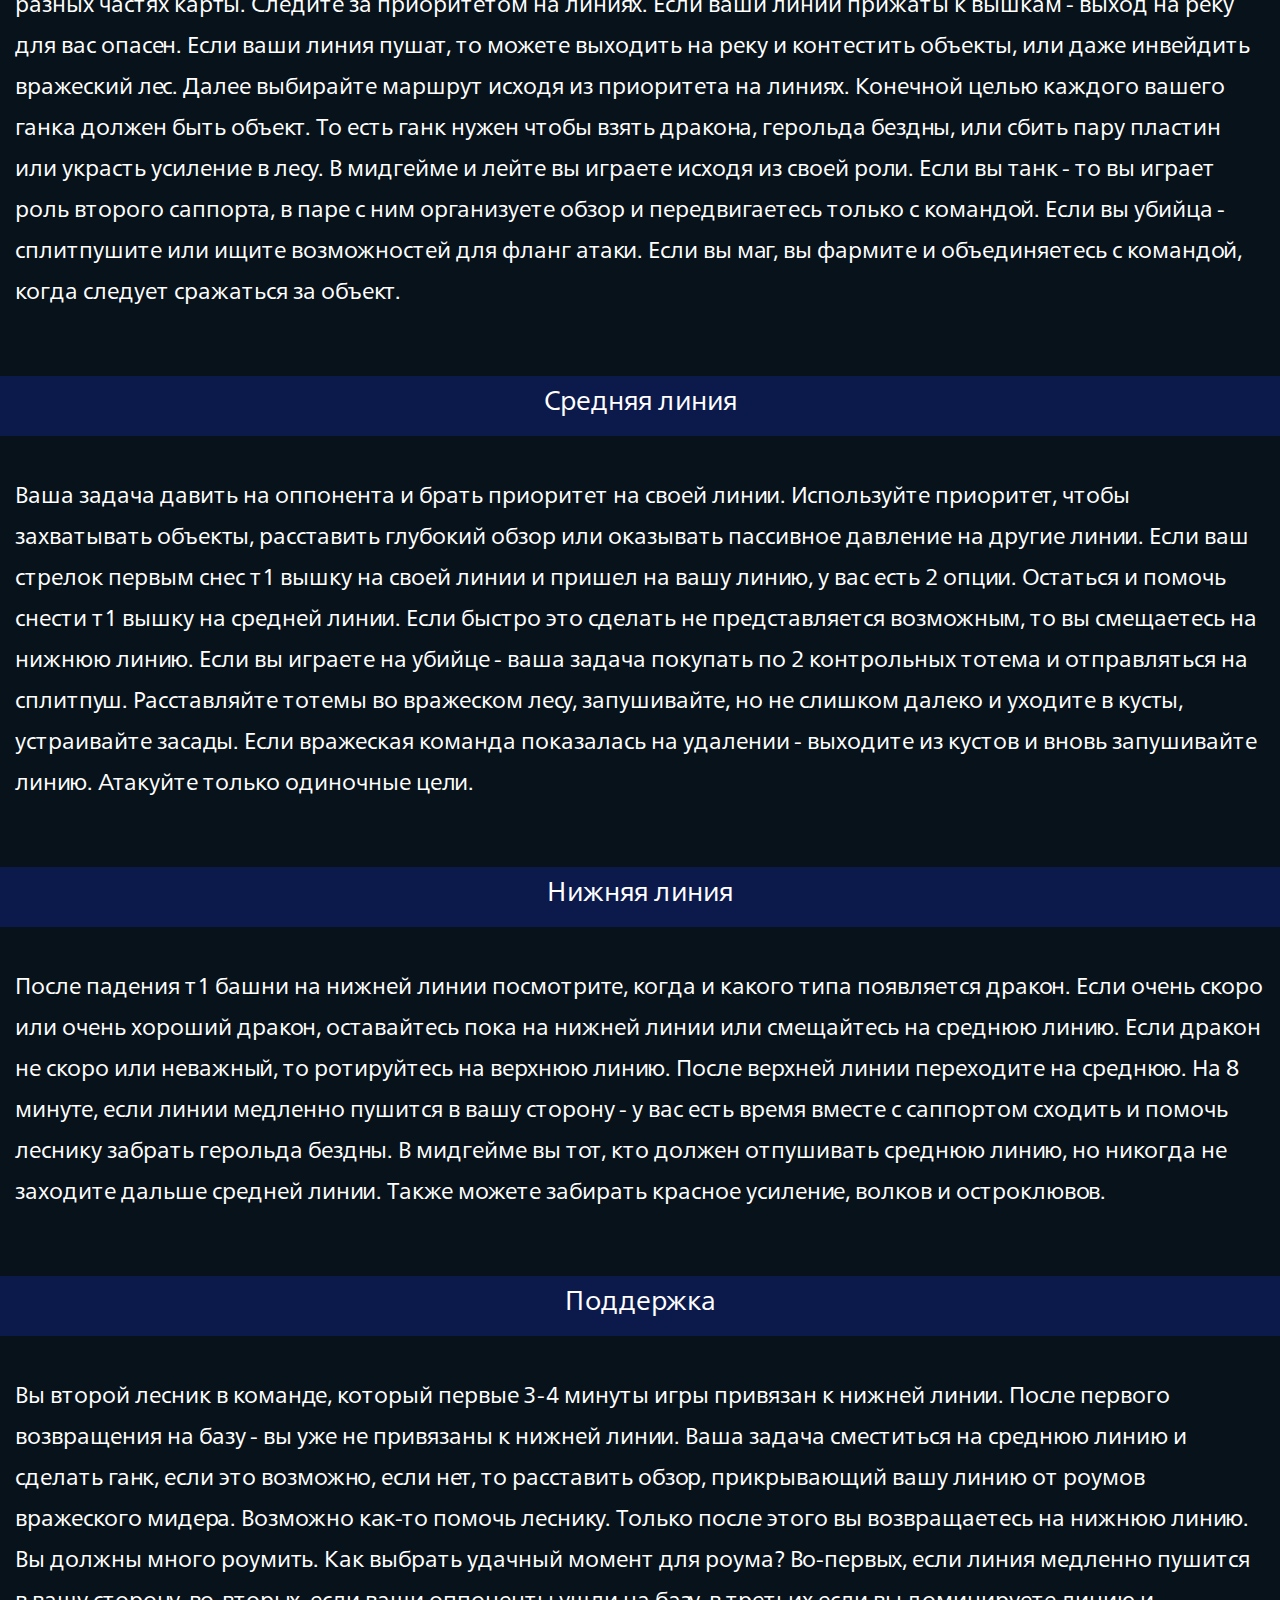
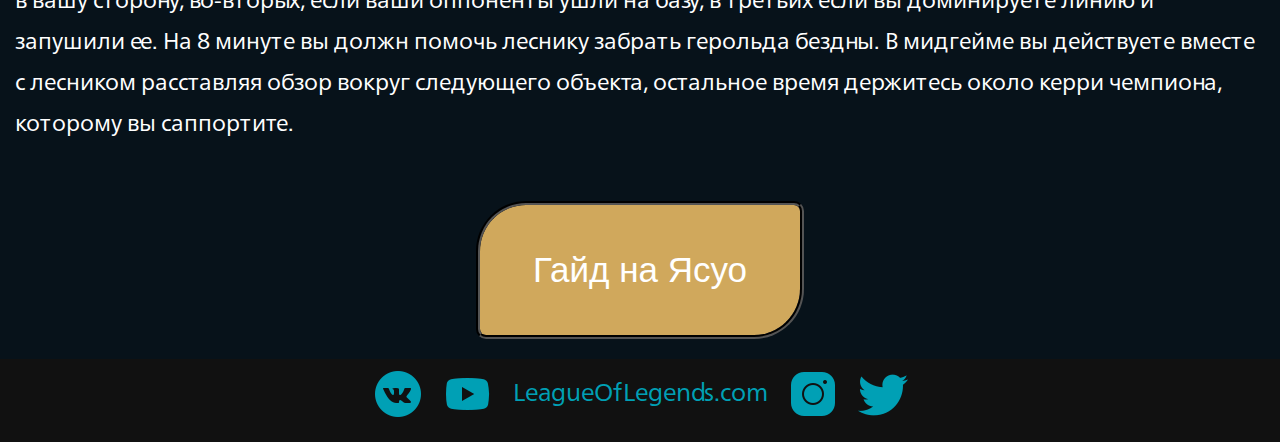
<file: Opytnym_Igrokam.html>
<!DOCTYPE html>
<html>
<head>
	<meta charset="utf-8">
	<meta name="viewport" content="width=device-width, initial-scale=1">
	<title>Опытным игрокам</title>
	<link rel="stylesheet" type="text/css" href="css/head-bot.css">
	<link rel="stylesheet" type="text/css" href="css/styleOpytnym_Igrokam.css">
</head>
<body>
	<header>
		<a href="index.html" class="button">Главная</a>
		<a href="Dlya_novichkov.html" class="button">Новичкам</a>
		<a href="Opytnym_Igrokam.html" class="button">Опытным игрокам</a>
	</header>
	<div class="Osnov">
		<div class="intro">
			<div><h1>Советы опытным игрокам</h1></div>
			<div><p>League of Legends – это сложная стратегическая игра, в ней много тонкостей и нюансов, поэтому вот несколько советов для каждой роли.</p>
			</div>
		</div>
		<div class="mesh-block"><p>Верхняя линия</p></div>
		<div class="block">
			<div class="text">
				<p>У топлейнеров самое простоe макро. Большую часть времени вы проводите на своей линии и играете от своих пауверспайков. Если вы запушиваете линию - ставите обзор глубоко во вражеском лесу и в пиксель буш у средней линии. Если вас впушивают - обзор вы ставите в свой лес (краги, красный баф), а также на герольда, чтобы понимать когда и будет ли враг его забирать. Вы меняете линию, только если ваш ботлейн первым снес т1 на боте и пришел на вашу линию, чтобы сделать свап. Если у вас телепорт - вы держитесь противоположной стороны карты от следующего объекта за который будет драка, ваша задача пушить линию, оказывая давления, но не позволить себя окружить. Оказывать давление следует только тогда, когда ваша команда будет готова воспользоваться вашим давлением.</p>
			</div>
		</div>
		<div class="mesh-block"><p>Лес</p></div>
		<div class="block">
			<div class="text">
				<p>Ваша задача фармить и искать цели для ганка. Выстраивайте первый маршрут исходя из лесного матчапа. Если вы сильнее двигайтесь параллельно с врагом. А если вы слабее, постройте маршрут так, чтобы оказаться в разных частях карты. Следите за приоритетом на линиях. Если ваши линии прижаты к вышкам - выход на реку для вас опасен. Если ваши линия пушат, то можете выходить на реку и контестить объекты, или даже инвейдить вражеский лес. Далее выбирайте маршрут исходя из приоритета на линиях. Конечной целью каждого вашего ганка должен быть объект. То есть ганк нужен чтобы взять дракона, герольда бездны, или сбить пару пластин или украсть усиление в лесу. В мидгейме и лейте вы играете исходя из своей роли. Если вы танк - то вы играет роль второго саппорта, в паре с ним организуете обзор и передвигаетесь только с командой. Если вы убийца - сплитпушите или ищите возможностей для фланг атаки. Если вы маг, вы фармите и объединяетесь с командой, когда следует сражаться за объект.</p>
			</div>
		</div>
		<div class="mesh-block"><p>Средняя линия</p></div>
		<div class="block">
			<div class="text">
				<p>Ваша задача давить на оппонента и брать приоритет на своей линии. Используйте приоритет, чтобы захватывать объекты, расставить глубокий обзор или оказывать пассивное давление на другие линии. Если ваш стрелок первым снес т1 вышку на своей линии и пришел на вашу линию, у вас есть 2 опции. Остаться и помочь снести т1 вышку на средней линии. Если быстро это сделать не представляется возможным, то вы смещаетесь на нижнюю линию. Если вы играете на убийце - ваша задача покупать по 2 контрольных тотема и отправляться на сплитпуш. Расставляйте тотемы во вражеском лесу, запушивайте, но не слишком далеко и уходите в кусты, устраивайте засады. Если вражеская команда показалась на удалении - выходите из кустов и вновь запушивайте линию. Атакуйте только одиночные цели.</p>
			</div>
		</div>
		<div class="mesh-block"><p>Нижняя линия</p></div>
		<div class="block">
			<div class="text">
				<p>После падения т1 башни на нижней линии посмотрите, когда и какого типа появляется дракон. Если очень скоро или очень хороший дракон, оставайтесь пока на нижней линии или смещайтесь на среднюю линию. Если дракон не скоро или неважный, то ротируйтесь на верхнюю линию. После верхней линии переходите на среднюю. На 8 минуте, если линии медленно пушится в вашу сторону - у вас есть время вместе с саппортом сходить и помочь леснику забрать герольда бездны. В мидгейме вы тот, кто должен отпушивать среднюю линию, но никогда не заходите дальше средней линии. Также можете забирать красное усиление, волков и остроклювов.</p>
			</div>
		</div>
		<div class="mesh-block"><p>Поддержка</p></div>
		<div class="block">
			<div class="text">
				<p>Вы второй лесник в команде, который первые 3-4 минуты игры привязан к нижней линии. После первого возвращения на базу - вы уже не привязаны к нижней линии. Ваша задача сместиться на среднюю линию и сделать ганк, если это возможно, если нет, то расставить обзор, прикрывающий вашу линию от роумов вражеского мидера. Возможно как-то помочь леснику. Только после этого вы возвращаетесь на нижнюю линию. Вы должны много роумить. Как выбрать удачный момент для роума? Во-первых, если линия медленно пушится в вашу сторону, во-вторых, если ваши оппоненты ушли на базу, в третьих если вы доминируете линию и запушили ее. На 8 минуте вы должн помочь леснику забрать герольда бездны. В мидгейме вы действуете вместе с лесником расставляя обзор вокруг следующего объекта, остальное время держитесь около керри чемпиона, которому вы саппортите.</p>
			</div>
		</div>
		<div class="yasuo">
			<div class="button">
				<a href="Yasuo.html"><p>Гайд на Ясуо</p></a>
			</div>
		</div>
	</div>
	<div class="bottom-menu">
		<a href="https://vk.com/leagueoflegends" class="button"><img src="images/icon-vk.png" alt="Вконтакте"></a>
		<a href="https://www.youtube.com/user/RiotGamesRU" class="button"><img src="images/icon-youtube.png" alt="youtube"></a>
		<a href="https://www.leagueoflegends.com/ru-ru/" class="button">LeagueOfLegends.com</a>
		<a href="https://www.instagram.com/leagueoflegends/" class="button"><img src="images/icon-instagram.png" alt="instagram"></a>
		<a href="https://twitter.com/LoL_CIS" class="button"><img src="images/icon-twitter.png" alt="Twitter"></a>
	</div>
</body>
</html>
</file>
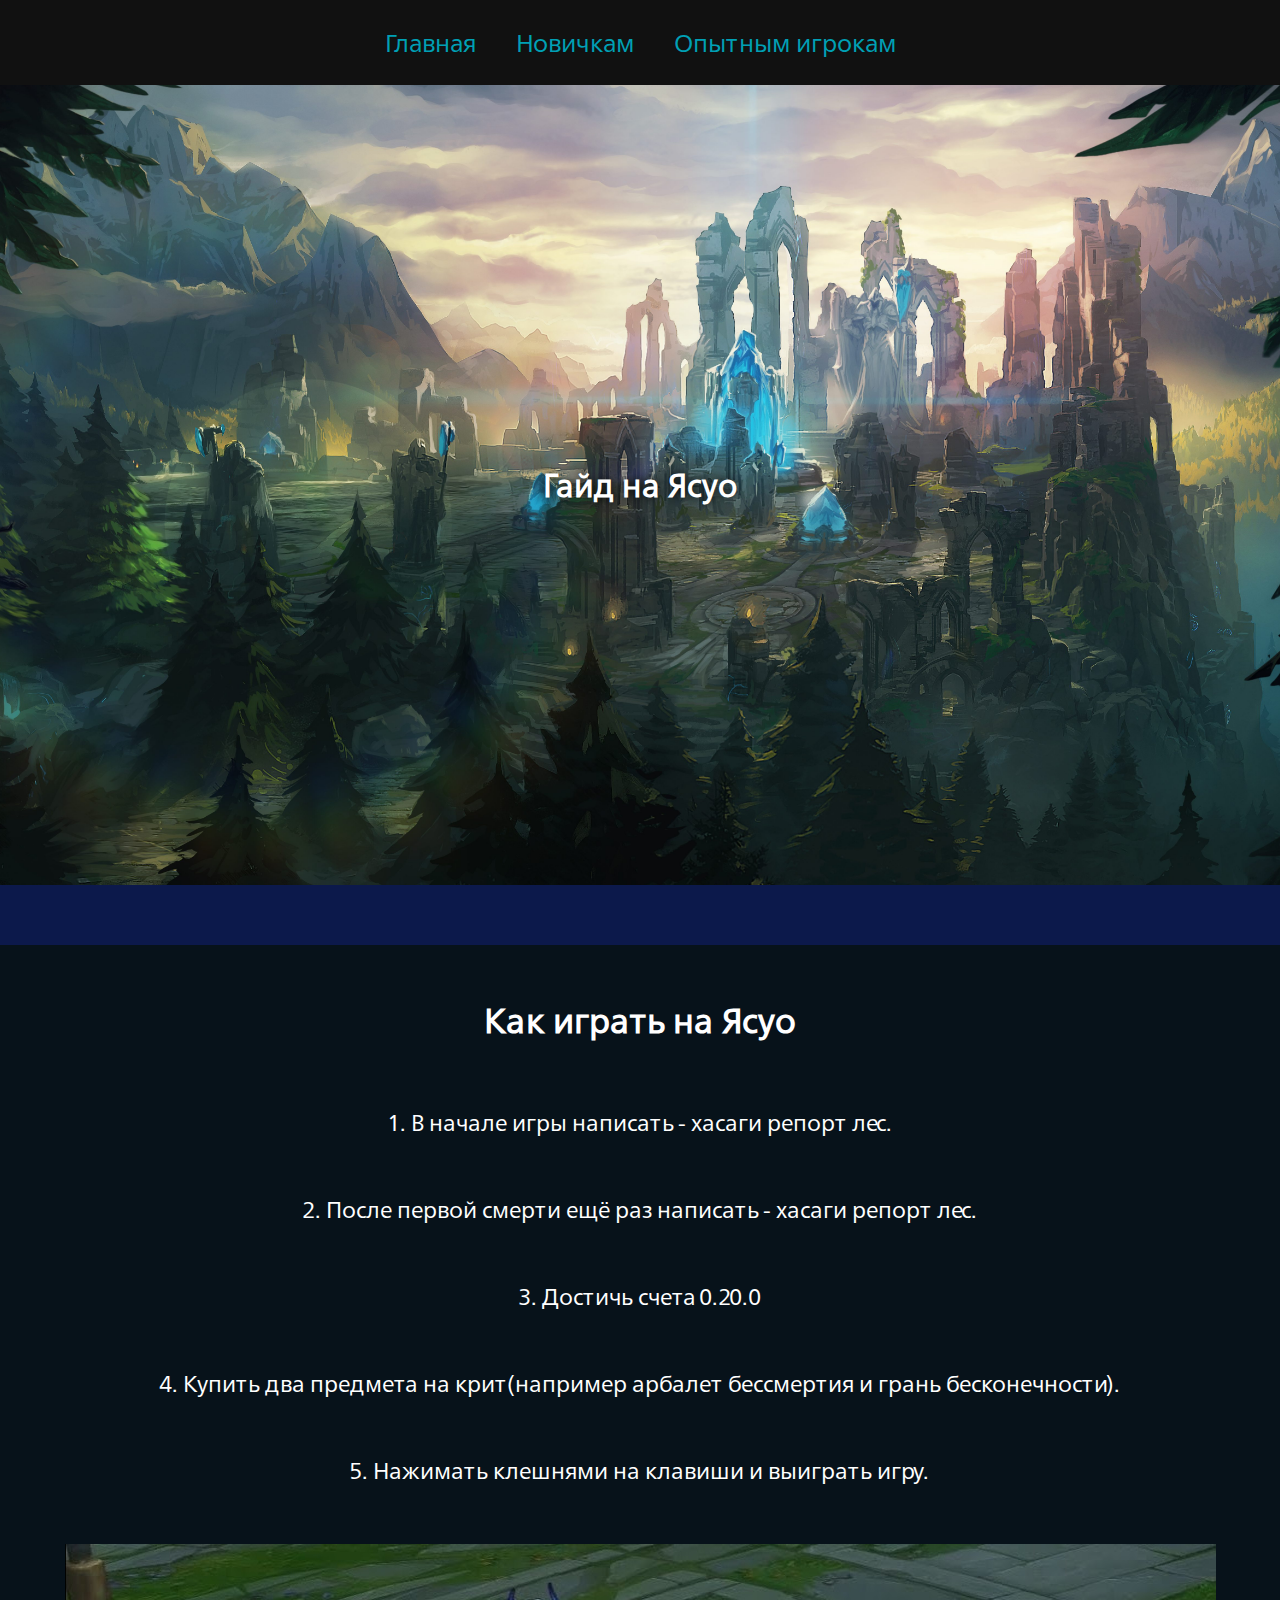
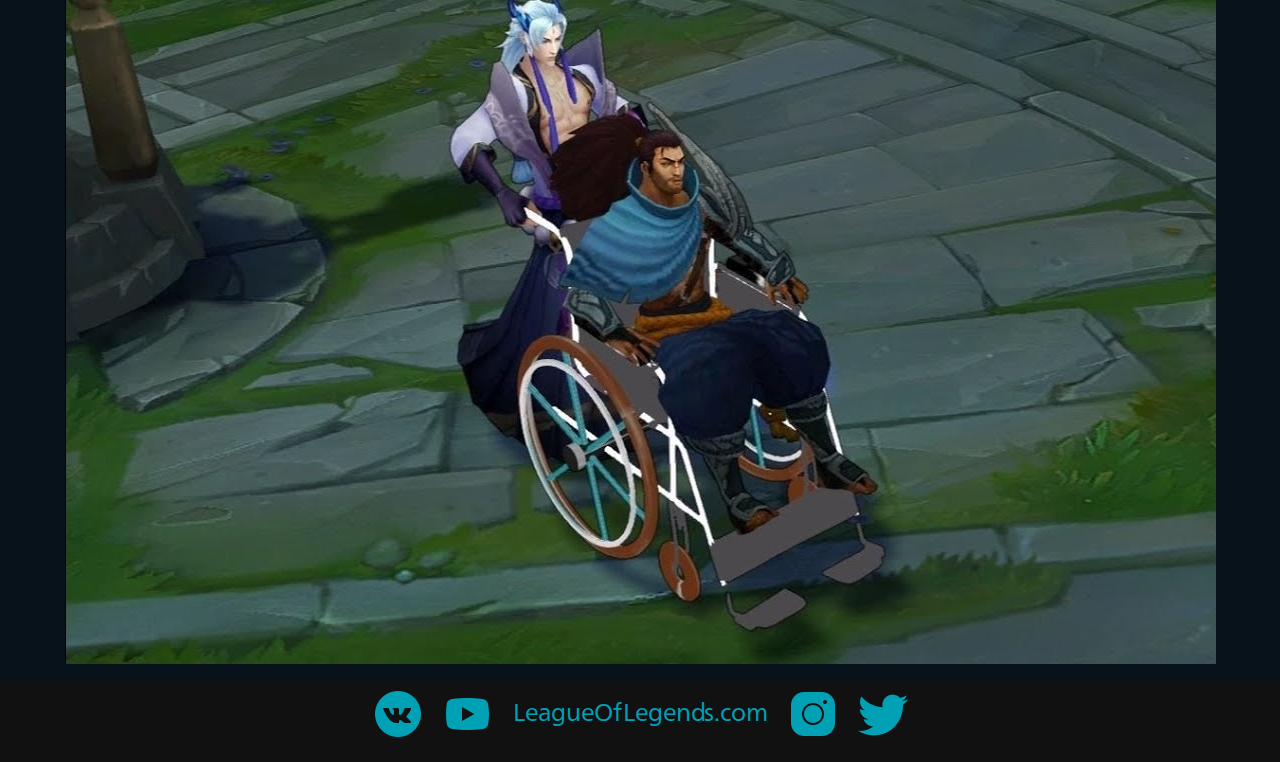
<file: Yasuo.html>
<!DOCTYPE html>
<html>
<head>
	<meta charset="utf-8">
	<meta name="viewport" content="width=device-width, initial-scale=1">
	<title>Опытным игрокам</title>
	<link rel="stylesheet" type="text/css" href="css/head-bot.css">
	<link rel="stylesheet" type="text/css" href="css/styleyasuo.css">
</head>
<body>
	<header>
		<a href="index.html" class="button">Главная</a>
		<a href="Dlya_novichkov.html" class="button">Новичкам</a>
		<a href="Opytnym_Igrokam.html" class="button">Опытным игрокам</a>
	</header>
	<div class="Osnov">
		<div class="intro">
			<div><h1>Гайд на Ясуо</h1></div>
		</div>
		<div class="mesh-block"></div>
		<div class="block">
			<div class="text">
				<h2>Как играть на Ясуо</h2>
				<p>1. В начале игры написать - хасаги репорт лес. </p>
				<p>2. После первой смерти ещё раз написать - хасаги репорт лес.</p>
				<p>3. Достичь счета 0.20.0 </p>
				<p>4. Купить два предмета на крит(например арбалет бессмертия и грань бесконечности).</p>
				<p>5. Нажимать клешнями на клавиши и выиграть игру.</p>
			</div>
			<div class="img">
				<img src="images/yasuo.jpg" >
			</div>
		</div>
	</div>
	<div class="bottom-menu">
		<a href="https://vk.com/leagueoflegends" class="button"><img src="images/icon-vk.png" alt="Вконтакте"></a>
		<a href="https://www.youtube.com/user/RiotGamesRU" class="button"><img src="images/icon-youtube.png" alt="youtube"></a>
		<a href="https://www.leagueoflegends.com/ru-ru/" class="button">LeagueOfLegends.com</a>
		<a href="https://www.instagram.com/leagueoflegends/" class="button"><img src="images/icon-instagram.png" alt="instagram"></a>
		<a href="https://twitter.com/LoL_CIS" class="button"><img src="images/icon-twitter.png" alt="Twitter"></a>
	</div>
</body>
</html>
</file>
<file: css/head-bot.css>
@font-face {
    src: url(../fonts/Neue/NeueFrutigerWorld-Book.ttf);
	font-family: Neue;
}
body{
	font-family: Neue;
	margin: 0px;
}
header{
	background-color: #111;
	font-size: 25px;
	
	
	display: flex;
	justify-content: center;
	align-items: center;
}
header .button{
	padding: 5px;
	margin: 15px;
	border-radius: 10px;
	color: rgb(0, 160, 181);
	text-decoration: none;
	transition: 0.5s;

}

header .button:hover{
	background-color: white;
	
}
.bottom-menu{
	background-color: #111;
	font-size: 25px;
	display: flex;
	justify-content: center;
}
.bottom-menu .button{
	padding: 5px;
	margin: 5px;
	text-decoration: none;
	color: rgb(0, 160, 181);
}
@media all and (max-width: 570px){
	.bottom-menu{
		font-size: 20px;
	}
	.bottom-menu .button img{
		width: 30px;
	}
}
@media all and (max-width: 400px){
	header{
		font-size: 18px;

	}
	header .button{
		margin: 8px;
		width: 30%;
	}
	.bottom-menu{
		font-size: 18px;
	}
	.bottom-menu .button img{
		width: 20px;
	}
}
</file>
<file: css/styleindex.css>
.Osnov{
	display: flex;
	justify-content: center;
	
	height: 1100px;
	background-image: url(../images/uselie.jpg);
	background-size: cover;
	background-position: center center;
	color: white;
}
.Osnov > div{
	display: flex;
	flex-direction: column;
	align-items: center
}
.Osnov img{
	height: 300px;
}

.Osnov .button{
	background-color: rgb(208, 168, 92);
	border: 4px groove black;
	margin: 20px;
	padding: 10px;
	border-radius: 50px 10px;
	transition: 0.5s;
	font-family: Spiegel, "Arial Narrow", Arial, sans-serif;
	width: 300px;
}
.Osnov a{
	text-decoration: none;
	color: white;
}
.Osnov .button:hover{
	border-radius: 10px 10px;
}
.Osnov .intro{
	margin: 20px;
	display: flex;
	flex-direction: column;
	padding: 10px;
}
.Osnov h1{
	text-align: center;
	font-size: 45px;
}
.Osnov p{
	text-align: center;
	font-size: 35px;
}
@media all and (max-width: 630px){
	.Osnov{
		height: 1350px ;
	}
}
@media all and (max-width: 400px){
	.Osnov img{
		height: 200px;
	}
	.Osnov .button p{
		font-size: 30px;
	}

}
</file>
<file: css/styleDlya_novichkov.css>
@font-face{
	src: url(fonts/Roboto/Roboto-Light.ttf);
	font-family: Rob;
}
body{
	color: white;
}
.Osnov{
	background-color: rgb(7, 18, 26);
}
.intro{
	display: flex;
	flex-direction: column;
	justify-content: space-evenly;
	align-items: center;
	height: 800px;
	background-image: url(../images/uselie.jpg);
	background-size: cover;
	background-position: center center;
	color: white;
	text-shadow: #000 0 0 10px;
}
.intro h1{
	padding: 3px;
	text-align: center;
}
.intro p{
	text-align: center;
	font-size: 22px;
	letter-spacing: 0.08em;
	padding: 3px;
	max-width: 660px;
}
.mesh-block{
	background-color: rgb(12,25,75);
	width: 100%;
	height: 60px;
}
.mesh-block p{
	text-align: center;
	font-size: 27px;
}
.block{
	display: flex;
	justify-content: space-between;
	
}
.block > div{
	padding: 5px;
	margin: 10px;
}
.text{
	display: flex;
	flex-direction: column;
	justify-content: center;
	
	font-size: 23px;
}
.block img{
	margin: 5px;
}

.block .img{
	display: flex;
	flex-direction: column;
	align-items: center;
    justify-content: center;

}
.block .img div{
	display: flex;
}
.Nexsus >.img >  img{
	width: 1010px;
}
.Nexsus >.img > div >  img {
	width: 500px;
}
.Tower >.img > img{
	width: 450px;
	height: 736px;
}
.Tower >.img > div > img{
	
	width: 550px;
}
.Tower .img{
	flex-direction: row;
}
.Tower >.img > div{
	flex-direction: column;

}
.Tower .text{
	font-size: 20px;
}
.Forest >.img > img{
	width: 450px;
	height: 746px;
}
.Forest >.img > div > img{
	width: 550px;
}
.Forest .img{
	flex-direction: row;
}
.Forest >.img > div{
	flex-direction: column;

}
.Forest .text{
	font-size: 20px;
}
.Lines img{
	
	width: 1010px;
}
.Lines .text{
	font-size: 18px;
}
.Lines h4{
	margin-block-start: 0px;
	margin-block-end: 0px;
}
.Power .text{
	text-align: center;
}
.Skills .text{
	text-align: center;
}
.Skills img{
	width: 100%;
	max-width: 542px;
}
.Skills .img{
	display: flex;
	align-items: center;
}
.Champions .img{
	width: 1040px;
	margin: 0 auto;
	display: flex;
	flex-direction: row;
	justify-content: center;
	flex-wrap: wrap;
}
.Champions a div{
	background-color: rgb(0, 160, 181);
	margin: 0px;
	padding: 0px;
	justify-content: center;
	
}
.Champions a > div{
	display: flex;
	flex-direction: column;
	width: 250px;
}
.Champions a img{
	margin: 0px;
	width: 250px;

}
.Champions p{
	text-align: center;
}
.Champions .img a{
	text-decoration: none;
	color: white;
	margin: 5px;
}
.Champions .img a p{
	margin: 0px;
	font-family: Neue;
	
}
@media all and (max-width: 1600px){
	.block{
		flex-direction: column;
	}
}
@media all and (max-width: 1125px){
	.Champions .img{
		width: 520px;
	}
	
}
@media all and (max-width: 545px){
	.Champions .img{
		width: 260px;
	}
	
}
@media all and (max-width: 1035px){
	.block .img div {
	    flex-direction: column;
	}
	.Nexsus >.img >  img{
		width: 100%;
		max-width: 1010px;
	}
	.Nexsus >.img > div >  img {
		width: 100%;
		max-width: 1000px;
	}
	.Tower .img{
		flex-direction: column;
	}
	.Tower >.img > img{
		width: 100%;
		max-width: 1050px;
		height: auto;
		
	}
	.Tower >.img > div > img{
		width: 100%;
		max-width: 1050px;
	}
	.Forest .img{
		flex-direction: column;
	}
	.Forest >.img > img{
		width: 100%;
		max-width: 1050px;
		height: auto;
	}
	.Forest >.img > div > img{
		width: 100%;
		max-width: 1050px;
	}
	.Lines img{
		width: 100%;
		max-width: 1010px;
	}
}
</file>
<file: css/styleOpytnym_Igrokam.css>
@font-face{
	src: url(fonts/Roboto/Roboto-Light.ttf);
	font-family: Rob;
}
body{
	color: white;
}
.Osnov{
	background-color: rgb(7, 18, 26);
}
.intro{
	display: flex;
	flex-direction: column;
	justify-content: space-evenly;
	align-items: center;
	height: 800px;
	background-image: url(../images/uselie.jpg);
	background-size: cover;
	background-position: center center;
	color: white;
	text-shadow: #000 0 0 10px;
}
.intro h1{
	padding: 3px;
	text-align: center;
}
.intro p{
	text-align: center;
	font-size: 22px;
	letter-spacing: 0.08em;
	padding: 3px;
	max-width: 660px;
}
.mesh-block{
	background-color: rgb(12,25,75);
	width: 100%;
	height: 60px;
}
.mesh-block p{
	text-align: center;
	font-size: 27px;
}
.block{
	display: flex;
	justify-content: space-between;
	
}
.block > div{
	padding: 5px;
	margin: 10px;
}
.text{
	display: flex;
	flex-direction: column;
	justify-content: center;
	
	font-size: 23px;
}
.Osnov .button{
	background-color: rgb(208, 168, 92);
	border: 4px groove black;
	margin: 20px;
	padding: 10px;
	border-radius: 50px 10px;
	transition: 0.5s;
	font-family: Spiegel, "Arial Narrow", Arial, sans-serif;
	width: 300px;
}
.Osnov a{
	text-decoration: none;
	color: white;
}
.Osnov .button:hover{
	border-radius: 10px 10px;
}
.Osnov .button p{
	text-align: center;
	font-size: 35px;
}
.yasuo{
	display: flex;
	justify-content: center;
}
</file>
<file: css/styleyasuo.css>
@font-face{
	src: url(fonts/Roboto/Roboto-Light.ttf);
	font-family: Rob;
}
body{
	color: white;
}
.Osnov{
	background-color: rgb(7, 18, 26);
}
.intro{
	display: flex;
	flex-direction: column;
	justify-content: space-evenly;
	align-items: center;
	height: 800px;
	background-image: url(../images/uselie.jpg);
	background-size: cover;
	background-position: center center;
	color: white;
	text-shadow: #000 0 0 10px;
}
.intro h1{
	padding: 3px;
	text-align: center;
}
.mesh-block{
	background-color: rgb(12,25,75);
	width: 100%;
	height: 60px;
}
.mesh-block p{
	text-align: center;
	font-size: 27px;
}
.block{
	display: flex;
	justify-content: space-between;
	
}
.block > div{
	padding: 5px;
	margin: 10px;
}
.text{
	display: flex;
	flex-direction: column;
	justify-content: center;
	
	font-size: 23px;
}
.block .text p{
	text-align: center;
}
.block .text h2{
	text-align: center;
}
.Osnov .img{
	display: flex;
	justify-content: center;
}

@media all and (max-width: 1600px){
	.block{
		flex-direction: column;
	}
	.Osnov img{
		width: 100%;
		max-width: 1151px;
	}
}
</file>
